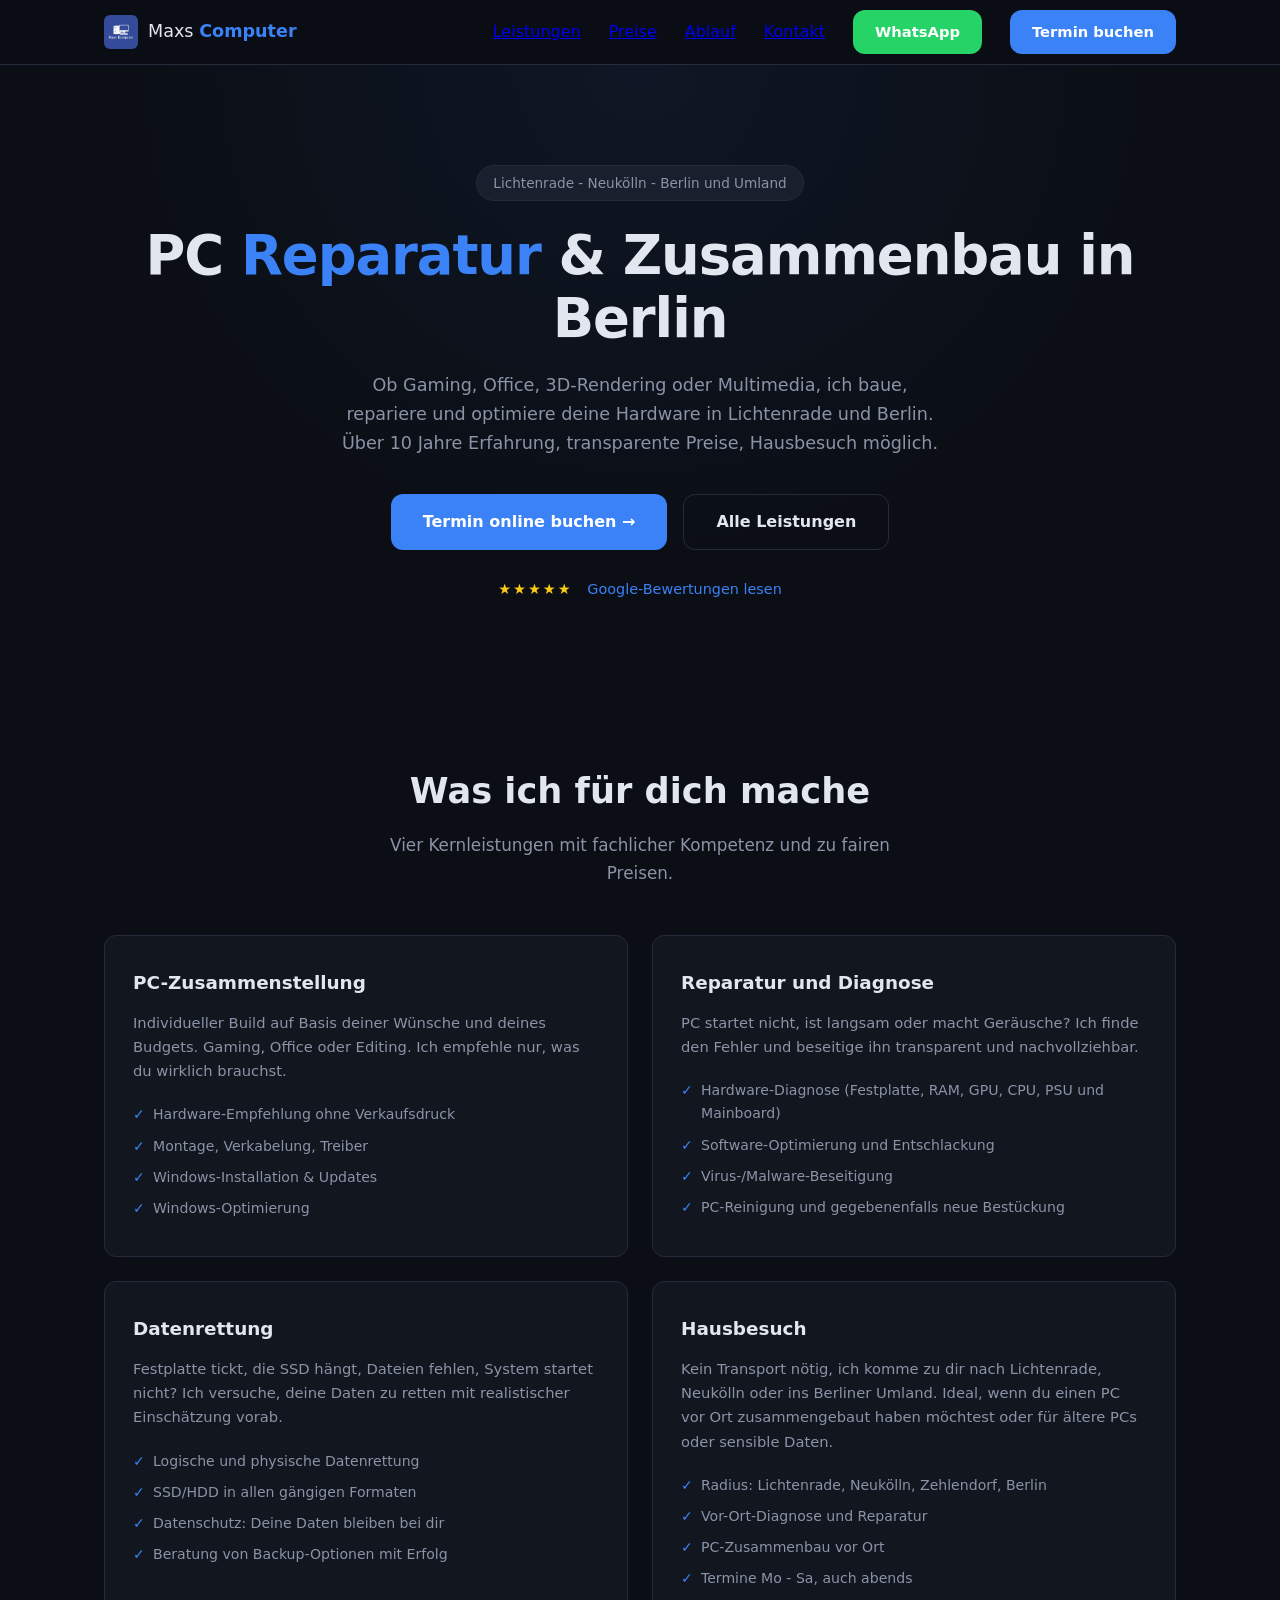
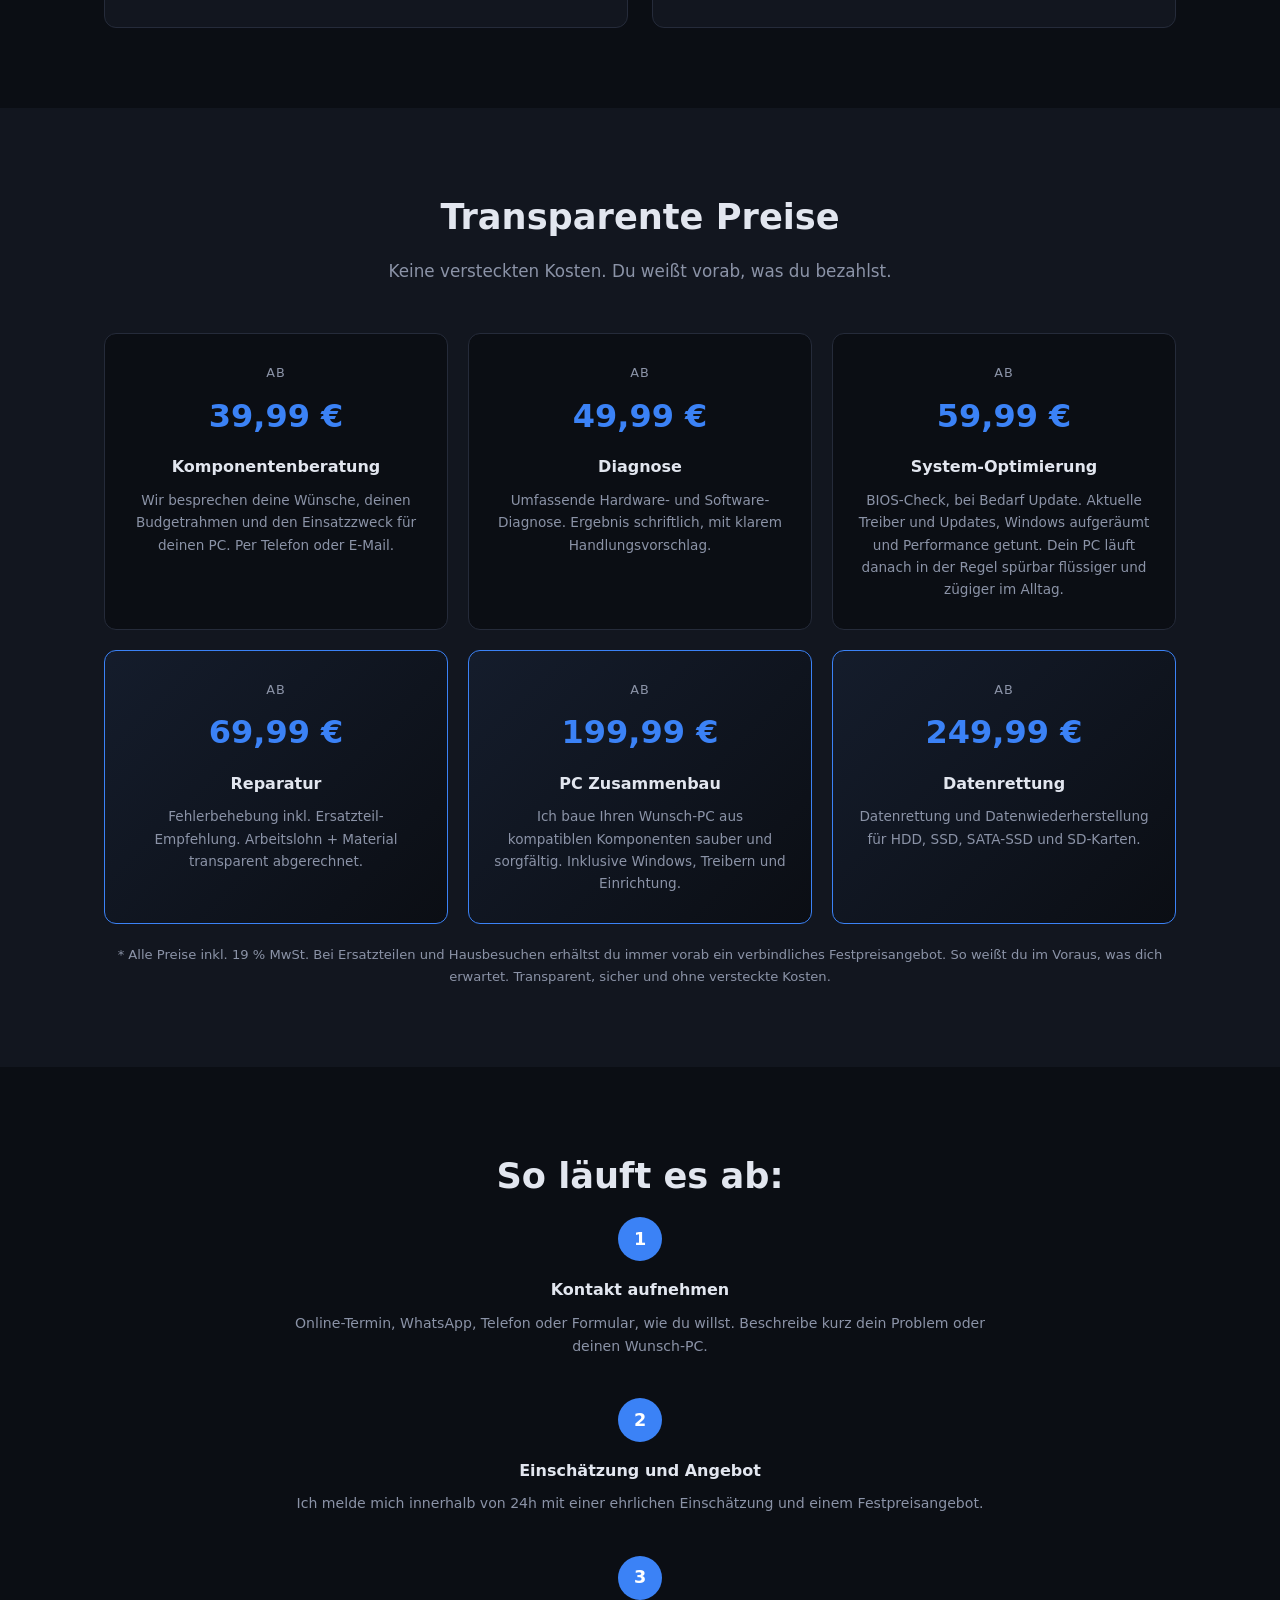
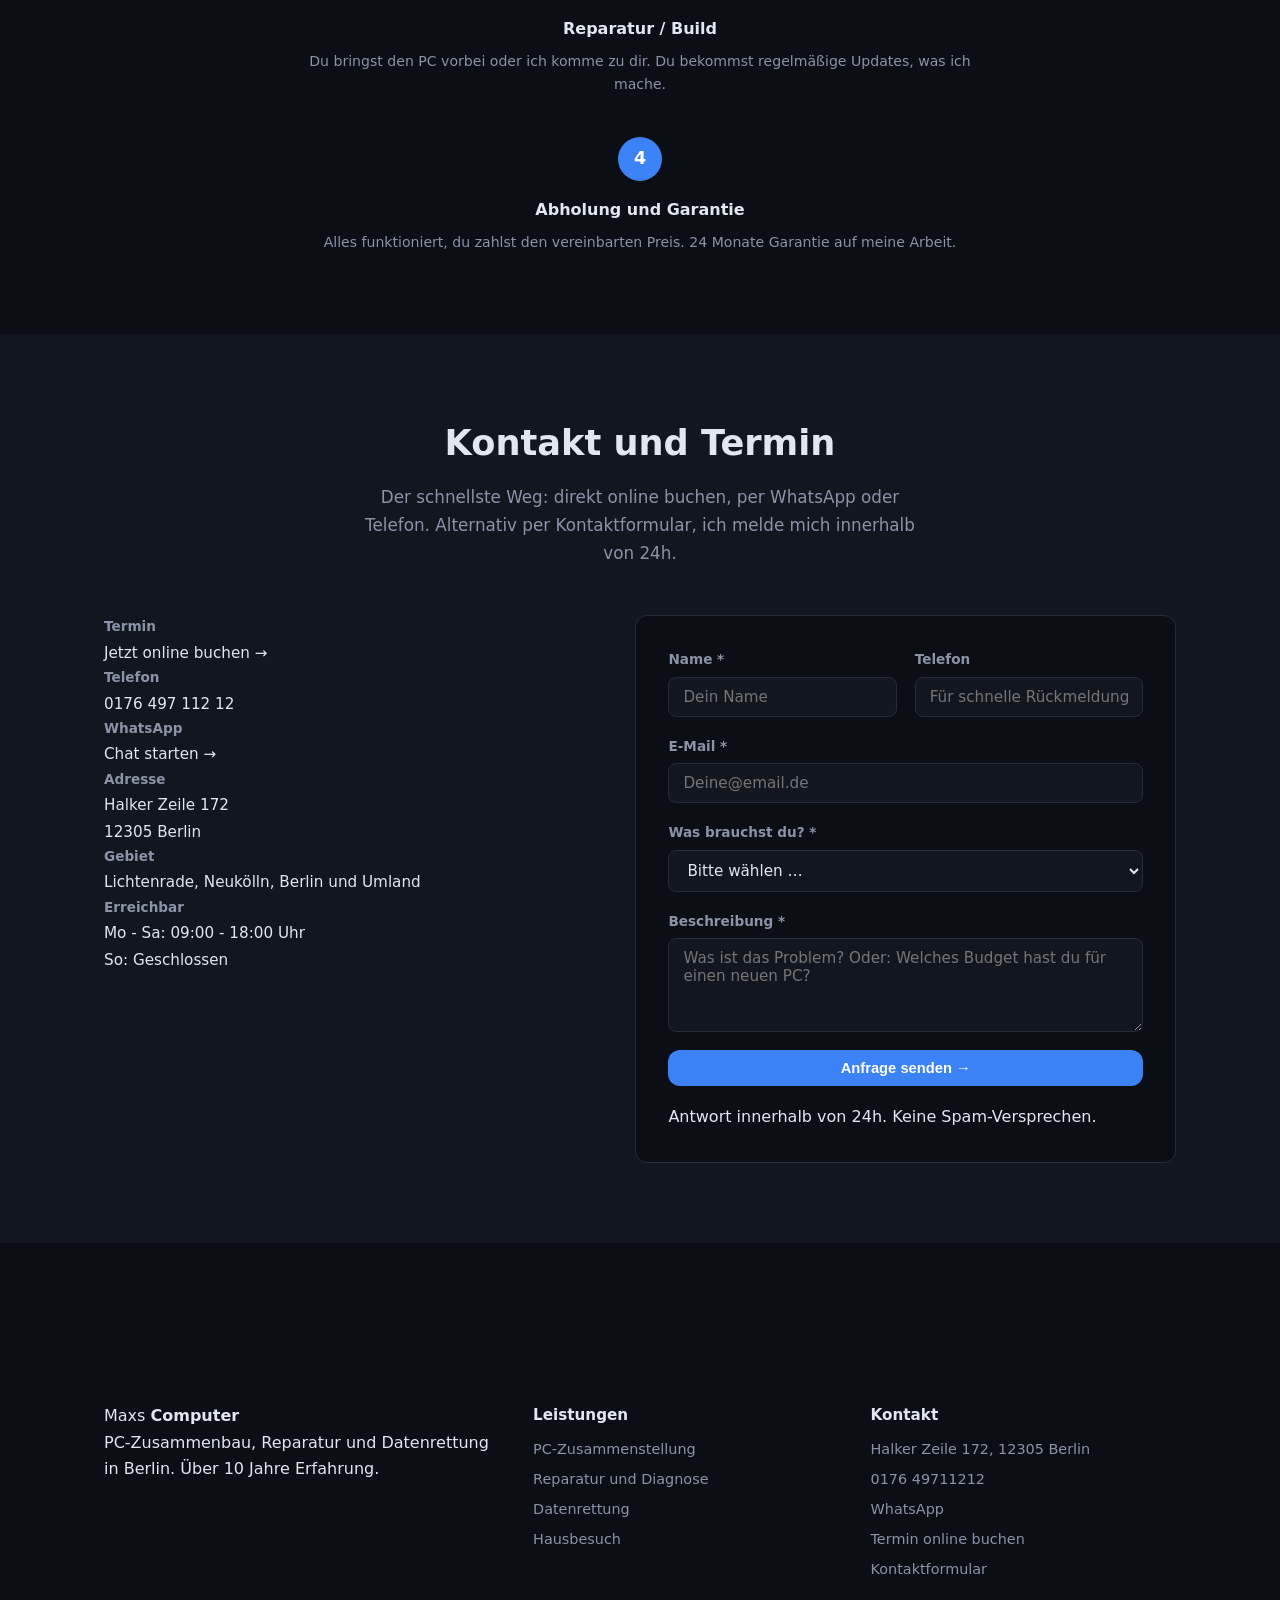
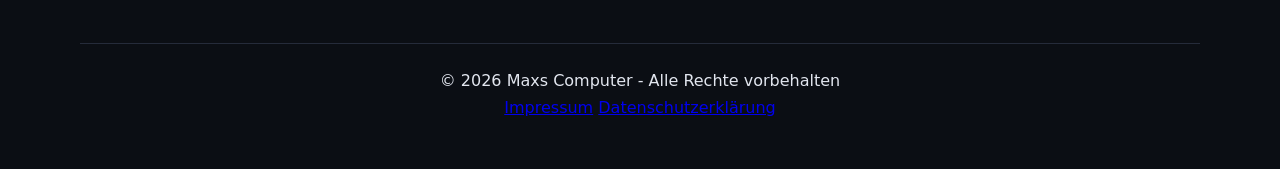
<file: index.html>
<!DOCTYPE html>
<html lang="de">
<head>
  <meta charset="UTF-8">
  <meta name="viewport" content="width=device-width, initial-scale=1.0">
  <title>PC Reparatur in Berlin & Lichtenrade | Maxs Computer – Zusammenbau & Datenrettung</title>
  <meta name="description" content="Individuelle PC-Zusammenstellung, Reparatur, Datenrettung und Hausbesuche in Lichtenrade, Neukölln und Berlin. Über 10 Jahre Erfahrung. Transparente Preise ab 39,99 €. Jetzt Termin online buchen.">
  <meta property="og:title" content="PC Reparatur in Berlin & Lichtenrade | Maxs Computer">
  <meta property="og:description" content="PC-Zusammenbau, Reparatur, Datenrettung und Hausbesuche in Berlin. Transparente Preise ab 39,99 €. Jetzt Termin online buchen.">
  <link rel="icon" type="image/svg+xml" href="/logo.svg">
  <link rel="icon" type="image/png" sizes="32x32" href="/favicon-32x32.png">
  <link rel="icon" type="image/png" sizes="16x16" href="/favicon-16x16.png">
  <link rel="shortcut icon" href="/favicon.ico">
  <link rel="apple-touch-icon" sizes="180x180" href="/apple-touch-icon.png">
  <meta property="og:image" content="https://maxscomputer.de/og-image.png">
  <link rel="canonical" href="https://maxscomputer.de/">
  <script type="application/ld+json">
  {
    "@context": "https://schema.org",
    "@type": "LocalBusiness",
    "name": "Maxs Computer",
    "description": "PC-Reparatur, Diagnose, Zusammenbau und Datenrettung in Berlin (Lichtenrade, Neukölln und Umland). Über 10 Jahre Erfahrung, transparente Festpreise, 24 Monate Garantie auf die Arbeit.",
    "url": "https://maxscomputer.de",
    "telephone": "+4917649711212",
    "areaServed": ["Lichtenrade", "Neukölln", "Berlin", "Brandenburg"],
    "address": {
      "@type": "PostalAddress",
      "streetAddress": "Halker Zeile 172",
      "addressLocality": "Berlin",
      "addressRegion": "Berlin",
      "postalCode": "12305",
      "addressCountry": "DE"
    },
    "openingHoursSpecification": [
      {
        "@type": "OpeningHoursSpecification",
        "dayOfWeek": ["Monday", "Tuesday", "Wednesday", "Thursday", "Friday", "Saturday"],
        "opens": "09:00",
        "closes": "18:00"
      }
    ],
    "priceRange": "39,99 € – 249,99 €",
    "sameAs": [
      "https://g.page/r/Cbt3UmE1-l8lEBM/review"
    ],
    "hasOfferCatalog": {
      "@type": "OfferCatalog",
      "name": "Leistungen",
      "itemListElement": [
        {
          "@type": "Offer",
          "name": "Komponentenberatung",
          "description": "Beratung zu deinem Wunsch-PC, per Telefon oder E-Mail.",
          "price": "39,99",
          "priceCurrency": "EUR"
        },
        {
          "@type": "Offer",
          "name": "Diagnose",
          "description": "Umfassende Hardware- und Software-Diagnose mit schriftlichem Ergebnis und klarem Handlungsvorschlag.",
          "price": "49,99",
          "priceCurrency": "EUR"
        },
        {
          "@type": "Offer",
          "name": "System-Optimierung",
          "description": "BIOS-Check, Treiber, Updates, Windows-Optimierung und Entschlackung.",
          "price": "59,99",
          "priceCurrency": "EUR"
        },
        {
          "@type": "Offer",
          "name": "Reparatur",
          "description": "Fehlerbehebung inkl. Ersatzteil-Empfehlung, Arbeitslohn und Material transparent abgerechnet.",
          "price": "69,99",
          "priceCurrency": "EUR"
        },
        {
          "@type": "Offer",
          "name": "PC-Zusammenbau",
          "description": "Wunsch-PC aus kompatiblen Komponenten, inkl. Windows, Treibern und Einrichtung.",
          "price": "199,99",
          "priceCurrency": "EUR"
        },
        {
          "@type": "Offer",
          "name": "Datenrettung",
          "description": "Datenrettung und Datenwiederherstellung für HDD, SSD, SATA-SSD und SD-Karten.",
          "price": "249,99",
          "priceCurrency": "EUR"
        }
      ]
    },
    "potentialAction": {
      "@type": "BookAction",
      "target": {
        "@type": "EntryPoint",
        "urlTemplate": "https://cal.com/maxscomputer",
        "actionPlatform": ["https://schema.org/DesktopWebPlatform", "https://schema.org/MobileWebPlatform"]
      }
    }
  }
  </script>

  <link rel="stylesheet" href="style.css">
</head>
<body>

  <header class="header">
    <div class="container header-inner">
<a href="#" class="logo">
  <img src="Firmenlogo.png" alt="Maxs Computer">
  <span>Maxs <strong>Computer</strong></span>
</a>
      <nav class="nav">
        <a href="#services">Leistungen</a>
        <a href="#preise">Preise</a>
        <a href="#prozess">Ablauf</a>
        <a href="#kontakt">Kontakt</a>
        <a href="https://wa.me/4917649711212?text=Hallo%20Max%2C%20ich%20brauche%20Hilfe%20mit%20meinem%20PC."
           target="_blank" rel="noopener" class="btn btn-whatsapp">WhatsApp</a>
        <a href="https://cal.com/maxscomputer" target="_blank" rel="noopener" class="btn btn-primary">Termin buchen</a>
      </nav>
      <button class="hamburger" id="hamburger" aria-label="Menü">
        <span></span><span></span><span></span>
      </button>
    </div>
  </header>

  <main>
    <section class="hero">
      <div class="container">
        <span class="badge">Lichtenrade - Neukölln - Berlin und Umland</span>
        <h1>PC <span class="highlight">Reparatur</span> &amp; Zusammenbau in Berlin</h1>
        <p class="hero-sub">
          Ob Gaming, Office, 3D-Rendering oder Multimedia,
          ich baue, repariere und optimiere deine Hardware in Lichtenrade und Berlin.
          Über 10 Jahre Erfahrung, transparente Preise, Hausbesuch möglich.
        </p>
        <div class="hero-actions">
          <a href="https://cal.com/maxscomputer" target="_blank" rel="noopener" class="btn btn-primary btn-lg">Termin online buchen →</a>
          <a href="#services" class="btn btn-ghost btn-lg">Alle Leistungen</a>
        </div>
        <p class="hero-reviews">
          <span class="stars" aria-hidden="true">★★★★★</span>
          <a href="https://g.page/r/Cbt3UmE1-l8lEBM/review" target="_blank" rel="noopener">Google-Bewertungen lesen</a>
        </p>
      </div>
    </section>

    <section id="services" class="section">
      <div class="container">
        <h2 class="section-title">Was ich für dich mache</h2>
        <p class="section-sub">Vier Kernleistungen mit fachlicher Kompetenz und zu fairen Preisen.</p>
        <div class="cards">

          <div class="card">
            <h3>PC-Zusammenstellung</h3>
            <p>Individueller Build auf Basis deiner Wünsche und deines Budgets. Gaming, Office oder Editing. Ich empfehle nur, was du wirklich brauchst.</p>
            <ul class="card-list">
              <li>Hardware-Empfehlung ohne Verkaufsdruck</li>
              <li>Montage, Verkabelung, Treiber</li>
              <li>Windows-Installation & Updates</li>
              <li>Windows-Optimierung</li>
            </ul>
          </div>

          <div class="card">
            <h3>Reparatur und Diagnose</h3>
            <p>PC startet nicht, ist langsam oder macht Geräusche? Ich finde den Fehler und beseitige ihn transparent und nachvollziehbar.</p>
            <ul class="card-list">
              <li>Hardware-Diagnose (Festplatte, RAM, GPU, CPU, PSU und Mainboard)</li>
              <li>Software-Optimierung und Entschlackung</li>
              <li>Virus-/Malware-Beseitigung</li>
              <li>PC-Reinigung und gegebenenfalls neue Bestückung</li>
            </ul>
          </div>

          <div class="card">
            <h3>Datenrettung</h3>
            <p>Festplatte tickt, die SSD hängt, Dateien fehlen, System startet nicht? Ich versuche, deine Daten zu retten mit realistischer Einschätzung vorab.</p>
            <ul class="card-list">
              <li>Logische und physische Datenrettung</li>
              <li>SSD/HDD in allen gängigen Formaten</li>
              <li>Datenschutz: Deine Daten bleiben bei dir</li>
              <li>Beratung von Backup-Optionen mit Erfolg</li>
            </ul>
          </div>

          <div class="card">
            <h3>Hausbesuch</h3>
            <p>Kein Transport nötig, ich komme zu dir nach Lichtenrade, Neukölln oder ins Berliner Umland. Ideal, wenn du einen PC vor Ort zusammengebaut haben möchtest oder für ältere PCs oder sensible Daten.</p>
            <ul class="card-list">
              <li>Radius: Lichtenrade, Neukölln, Zehlendorf, Berlin</li>
              <li>Vor-Ort-Diagnose und Reparatur</li>
              <li>PC-Zusammenbau vor Ort</li>
              <li>Termine Mo - Sa, auch abends</li>
            </ul>
          </div>

        </div>
      </div>
    </section>

    <section id="preise" class="section section-alt">
      <div class="container">
        <h2 class="section-title">Transparente Preise</h2>
        <p class="section-sub">Keine versteckten Kosten. Du weißt vorab, was du bezahlst.</p>
        <div class="price-grid">

          <div class="price-card">
            <span class="price-tag">ab</span>
            <span class="price-amount">39,99&nbsp;€</span>
            <h4>Komponentenberatung</h4>
            <p>Wir besprechen deine Wünsche, deinen Budgetrahmen und den Einsatzzweck für deinen PC. Per Telefon oder E-Mail.</p>
          </div>

          <div class="price-card">
            <span class="price-tag">ab</span>
            <span class="price-amount">49,99&nbsp;€</span>
            <h4>Diagnose</h4>
            <p>Umfassende Hardware- und Software-Diagnose. Ergebnis schriftlich, mit klarem Handlungsvorschlag.</p>
          </div>

          <div class="price-card">
            <span class="price-tag">ab</span>
            <span class="price-amount">59,99&nbsp;€</span>
            <h4>System-Optimierung</h4>
            <p>BIOS-Check, bei Bedarf Update. Aktuelle Treiber und Updates, Windows aufgeräumt und Performance getunt. Dein PC läuft danach in der Regel spürbar flüssiger und zügiger im Alltag.</p>
          </div>

          <div class="price-card price-featured">
            <span class="price-tag">ab</span>
            <span class="price-amount">69,99&nbsp;€</span>
            <h4>Reparatur</h4>
            <p>Fehlerbehebung inkl. Ersatzteil-Empfehlung. Arbeitslohn + Material transparent abgerechnet.</p>
          </div>

          <div class="price-card price-featured">
            <span class="price-tag">ab</span>
            <span class="price-amount">199,99&nbsp;€</span>
            <h4>PC Zusammenbau</h4>
            <p>Ich baue Ihren Wunsch-PC aus kompatiblen Komponenten sauber und sorgfältig. Inklusive Windows, Treibern und Einrichtung. </p>
          </div>

          <div class="price-card price-featured">
            <span class="price-tag">ab</span>
            <span class="price-amount">249,99&nbsp;€</span>
            <h4>Datenrettung</h4>
            <p>Datenrettung und Datenwiederherstellung für HDD, SSD, SATA-SSD und SD-Karten.</p>
          </div>

        </div>
        <p class="price-note">* Alle Preise inkl. 19 % MwSt. Bei Ersatzteilen und Hausbesuchen erhältst du immer vorab ein verbindliches Festpreisangebot. So weißt du im Voraus, was dich erwartet. Transparent, sicher und ohne versteckte Kosten.</p>
      </div>
    </section>

    <section id="prozess" class="section">
      <div class="container">
        <h2 class="section-title">So läuft es ab:</h2>
        <div class="steps">
          <div class="step">
            <span class="step-num">1</span>
            <h4>Kontakt aufnehmen</h4>
            <p>Online-Termin, WhatsApp, Telefon oder Formular, wie du willst. Beschreibe kurz dein Problem oder deinen Wunsch-PC.</p>
          </div>
          <div class="step">
            <span class="step-num">2</span>
            <h4>Einschätzung und Angebot</h4>
            <p>Ich melde mich innerhalb von 24h mit einer ehrlichen Einschätzung und einem Festpreisangebot.</p>
          </div>
          <div class="step">
            <span class="step-num">3</span>
            <h4>Reparatur / Build</h4>
            <p>Du bringst den PC vorbei oder ich komme zu dir. Du bekommst regelmäßige Updates, was ich mache.</p>
          </div>
          <div class="step">
            <span class="step-num">4</span>
            <h4>Abholung und Garantie</h4>
            <p>Alles funktioniert, du zahlst den vereinbarten Preis. 24 Monate Garantie auf meine Arbeit.</p>
          </div>
        </div>
      </div>
    </section>

    <section id="kontakt" class="section section-alt">
      <div class="container">
        <h2 class="section-title">Kontakt und Termin</h2>
        <p class="section-sub">Der schnellste Weg: direkt online buchen, per WhatsApp oder Telefon. Alternativ per Kontaktformular, ich melde mich innerhalb von 24h.</p>

        <div class="contact-grid">
          <div class="contact-info">
            <div class="contact-item">
              <div>
                <strong>Termin</strong>
                <a href="https://cal.com/maxscomputer" target="_blank" rel="noopener">Jetzt online buchen →</a>
              </div>
            </div>
            <div class="contact-item">
              <div>
                <strong>Telefon</strong>
                <a href="tel:+4917649711212">0176 497 112 12</a>
              </div>
            </div>
            <div class="contact-item">
              <div>
                <strong>WhatsApp</strong>
                <a href="https://wa.me/4917649711212?text=Hallo%20Max%2C%20ich%20brauche%20Hilfe%20mit%20meinem%20PC." target="_blank" rel="noopener">Chat starten →</a>
              </div>
            </div>
            <div class="contact-item">
              <div>
                <strong>Adresse</strong>
                <span>Halker Zeile 172<br>12305 Berlin</span>
              </div>
            </div>
            <div class="contact-item">
              <div>
                <strong>Gebiet</strong>
                <span>Lichtenrade, Neukölln, Berlin und Umland</span>
              </div>
            </div>
            <div class="contact-item">
              <div>
                <strong>Erreichbar</strong>
                <span>Mo - Sa: 09:00 - 18:00 Uhr</span><br>
                <span>So: Geschlossen</span>
              </div>
            </div>
          </div>

          <form action="https://formspree.io/f/xkjnpljg" method="POST" class="contact-form">
            <div class="form-row">
              <div class="form-group">
                <label for="name">Name *</label>
                <input type="text" id="name" name="name" required placeholder="Dein Name">
              </div>
              <div class="form-group">
                <label for="phone">Telefon</label>
                <input type="tel" id="phone" name="phone" placeholder="Für schnelle Rückmeldung">
              </div>
            </div>
            <div class="form-group">
              <label for="email">E-Mail *</label>
              <input type="email" id="email" name="email" required placeholder="Deine@email.de">
            </div>
            <div class="form-group">
              <label for="service">Was brauchst du? *</label>
              <select id="service" name="service" required>
                <option value="" disabled selected>Bitte wählen …</option>
                <option value="zusammenstellung">PC-Zusammenstellung</option>
                <option value="reparatur">Reparatur / Diagnose</option>
                <option value="datenrettung">Datenrettung</option>
                <option value="hausbesuch">Hausbesuch</option>
                <option value="sonstiges">Sonstiges / bin mir noch nicht sicher</option>
              </select>
            </div>
            <div class="form-group">
              <label for="message">Beschreibung *</label>
              <textarea id="message" name="message" rows="4" required
                placeholder="Was ist das Problem? Oder: Welches Budget hast du für einen neuen PC?"></textarea>
            </div>
            <button type="submit" class="btn btn-primary btn-full">Anfrage senden →</button>
            <p class="form-hint">Antwort innerhalb von 24h. Keine Spam-Versprechen.</p>
          </form>
        </div>
      </div>
    </section>
  </main>

  <footer class="footer">
    <div class="container footer-inner">
      <div>
        <p class="footer-logo">Maxs <strong>Computer</strong></p>
        <p class="footer-text">PC-Zusammenbau, Reparatur und Datenrettung in Berlin. Über 10 Jahre Erfahrung.</p>
      </div>

      <div>
        <p class="footer-heading">Leistungen</p>
        <a href="#services" class="footer-link">PC-Zusammenstellung</a>
        <a href="#services" class="footer-link">Reparatur und Diagnose</a>
        <a href="#services" class="footer-link">Datenrettung</a>
        <a href="#services" class="footer-link">Hausbesuch</a>
      </div>

      <div>
        <p class="footer-heading">Kontakt</p>
        <span class="footer-link">Halker Zeile 172, 12305 Berlin</span>
        <a href="tel:+4917649711212" class="footer-link">0176 49711212</a>
        <a href="https://wa.me/4917649711212" target="_blank" rel="noopener" class="footer-link">WhatsApp</a>
        <a href="https://cal.com/maxscomputer" target="_blank" rel="noopener" class="footer-link">Termin online buchen</a>
        <a href="#kontakt" class="footer-link">Kontaktformular</a>
      </div>
    </div>

    <div class="container footer-bottom">
      <p class="copyright">© 2026 Maxs Computer - Alle Rechte vorbehalten</p>
      <nav class="legal-links" aria-label="Rechtliches">
        <a href="impressum.html" class="legal-link">Impressum</a>
        <a href="datenschutzerklärung.html" class="legal-link">Datenschutzerklärung</a>
      </nav>
    </div>
  </footer>

  <script>
    const hamburger = document.getElementById('hamburger');
    const nav = document.querySelector('.nav');
    hamburger.addEventListener('click', () => {
      nav.classList.toggle('open');
      hamburger.classList.toggle('active');
    });
    document.querySelectorAll('.nav a').forEach(link => {
      link.addEventListener('click', () => {
        nav.classList.remove('open');
        hamburger.classList.remove('active');
      });
    });
  </script>
</body>
</html>
</file>
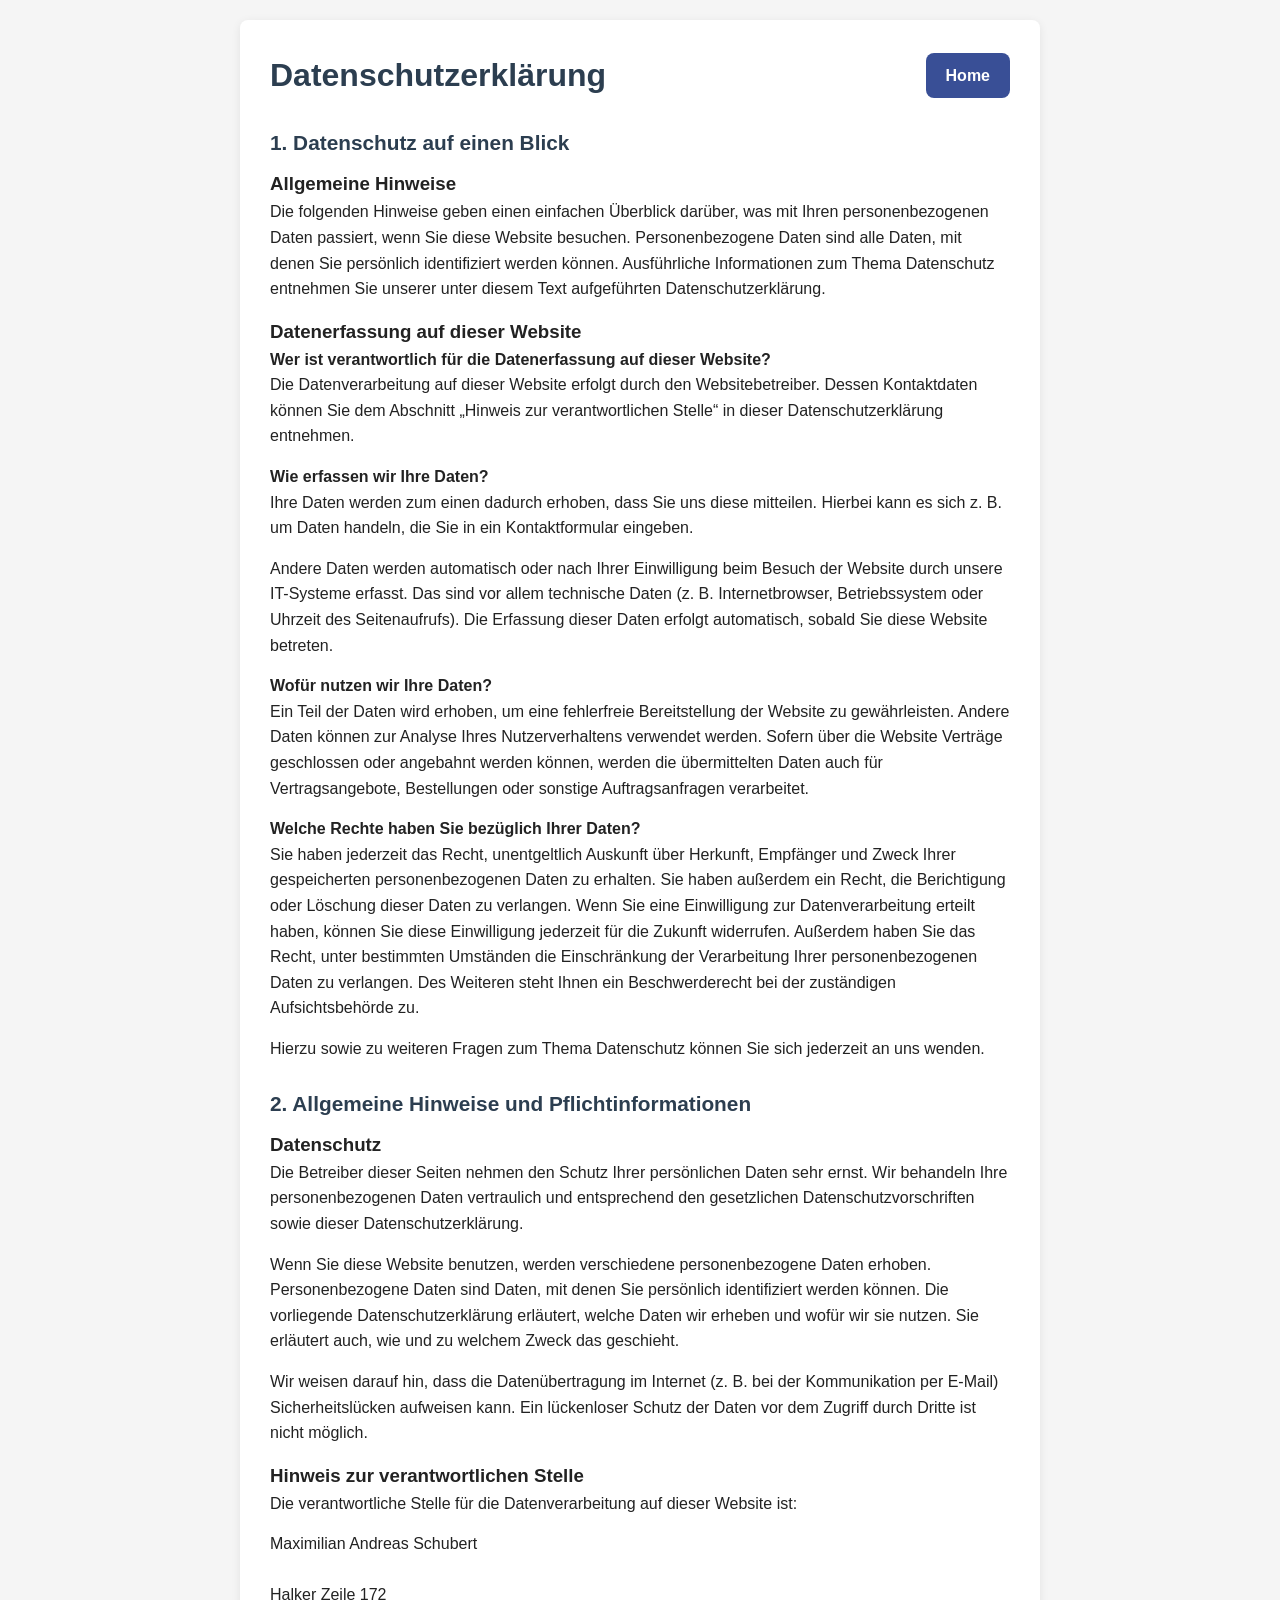
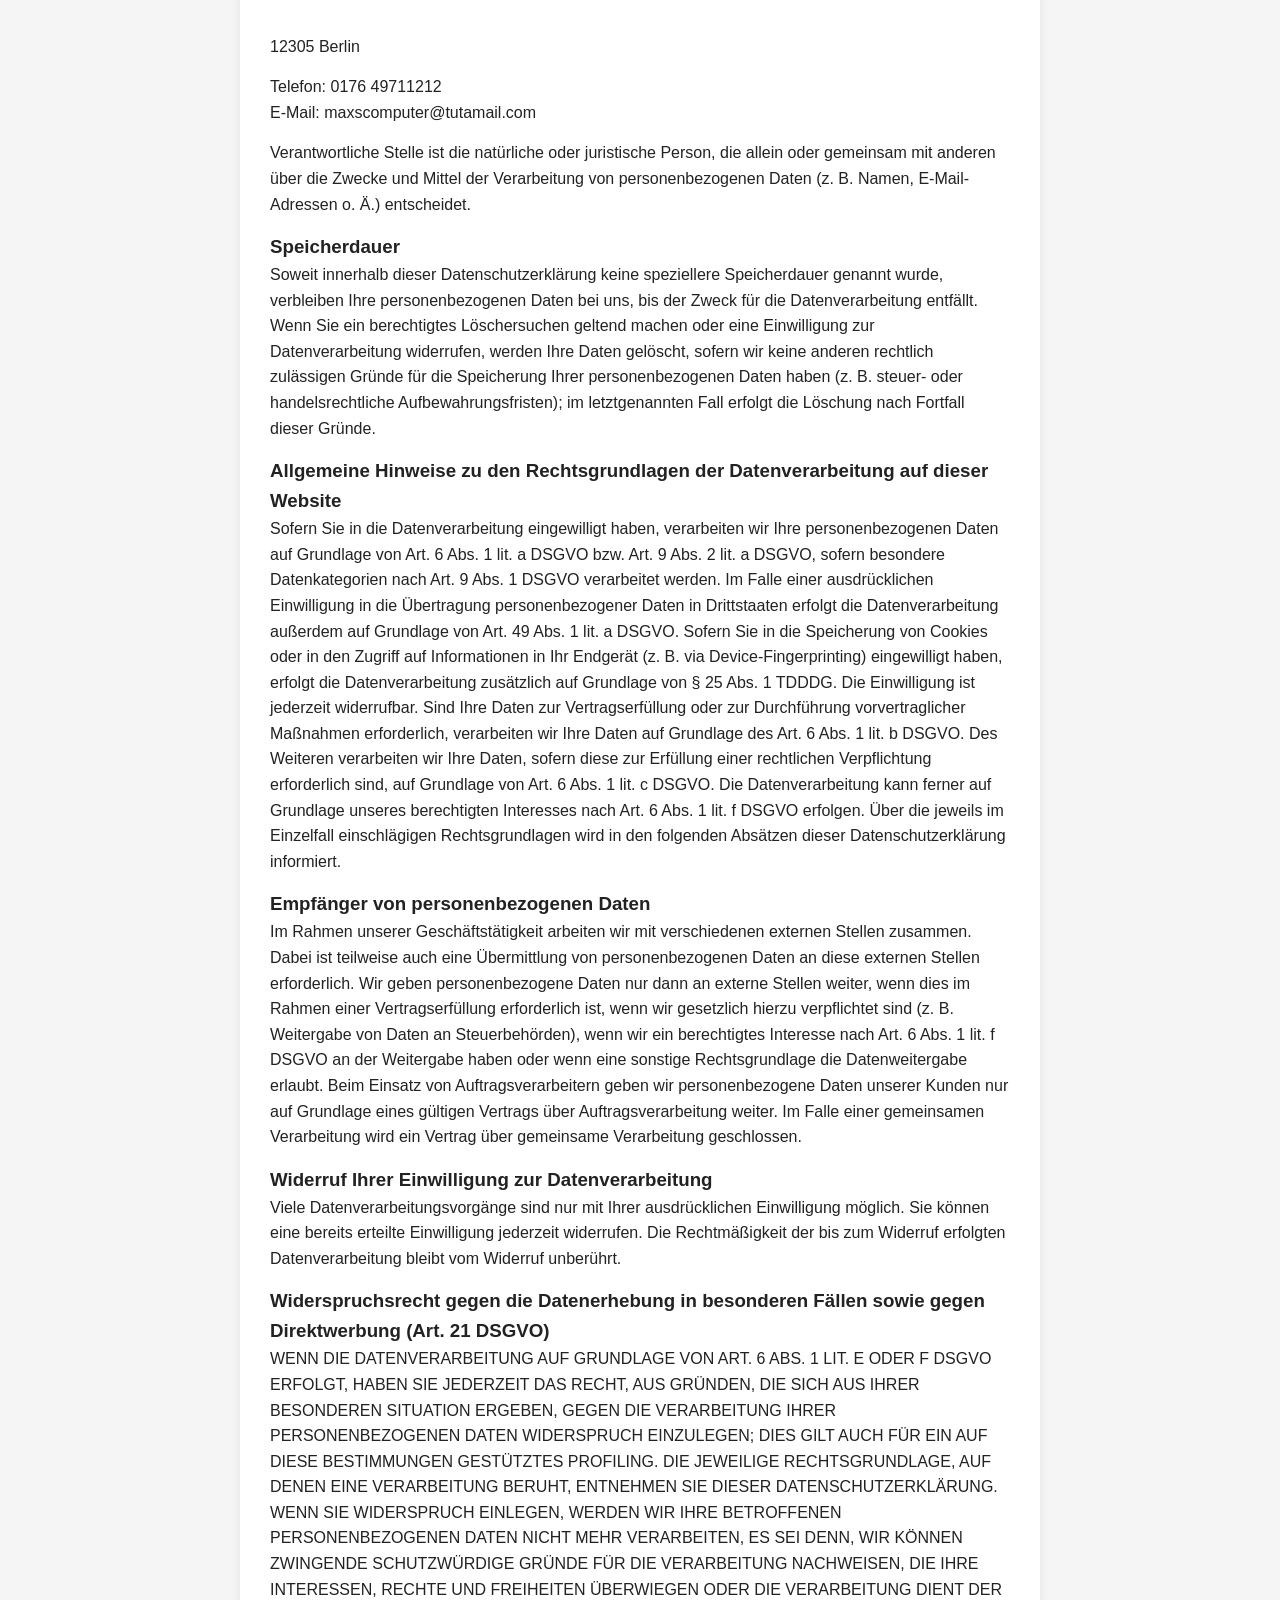
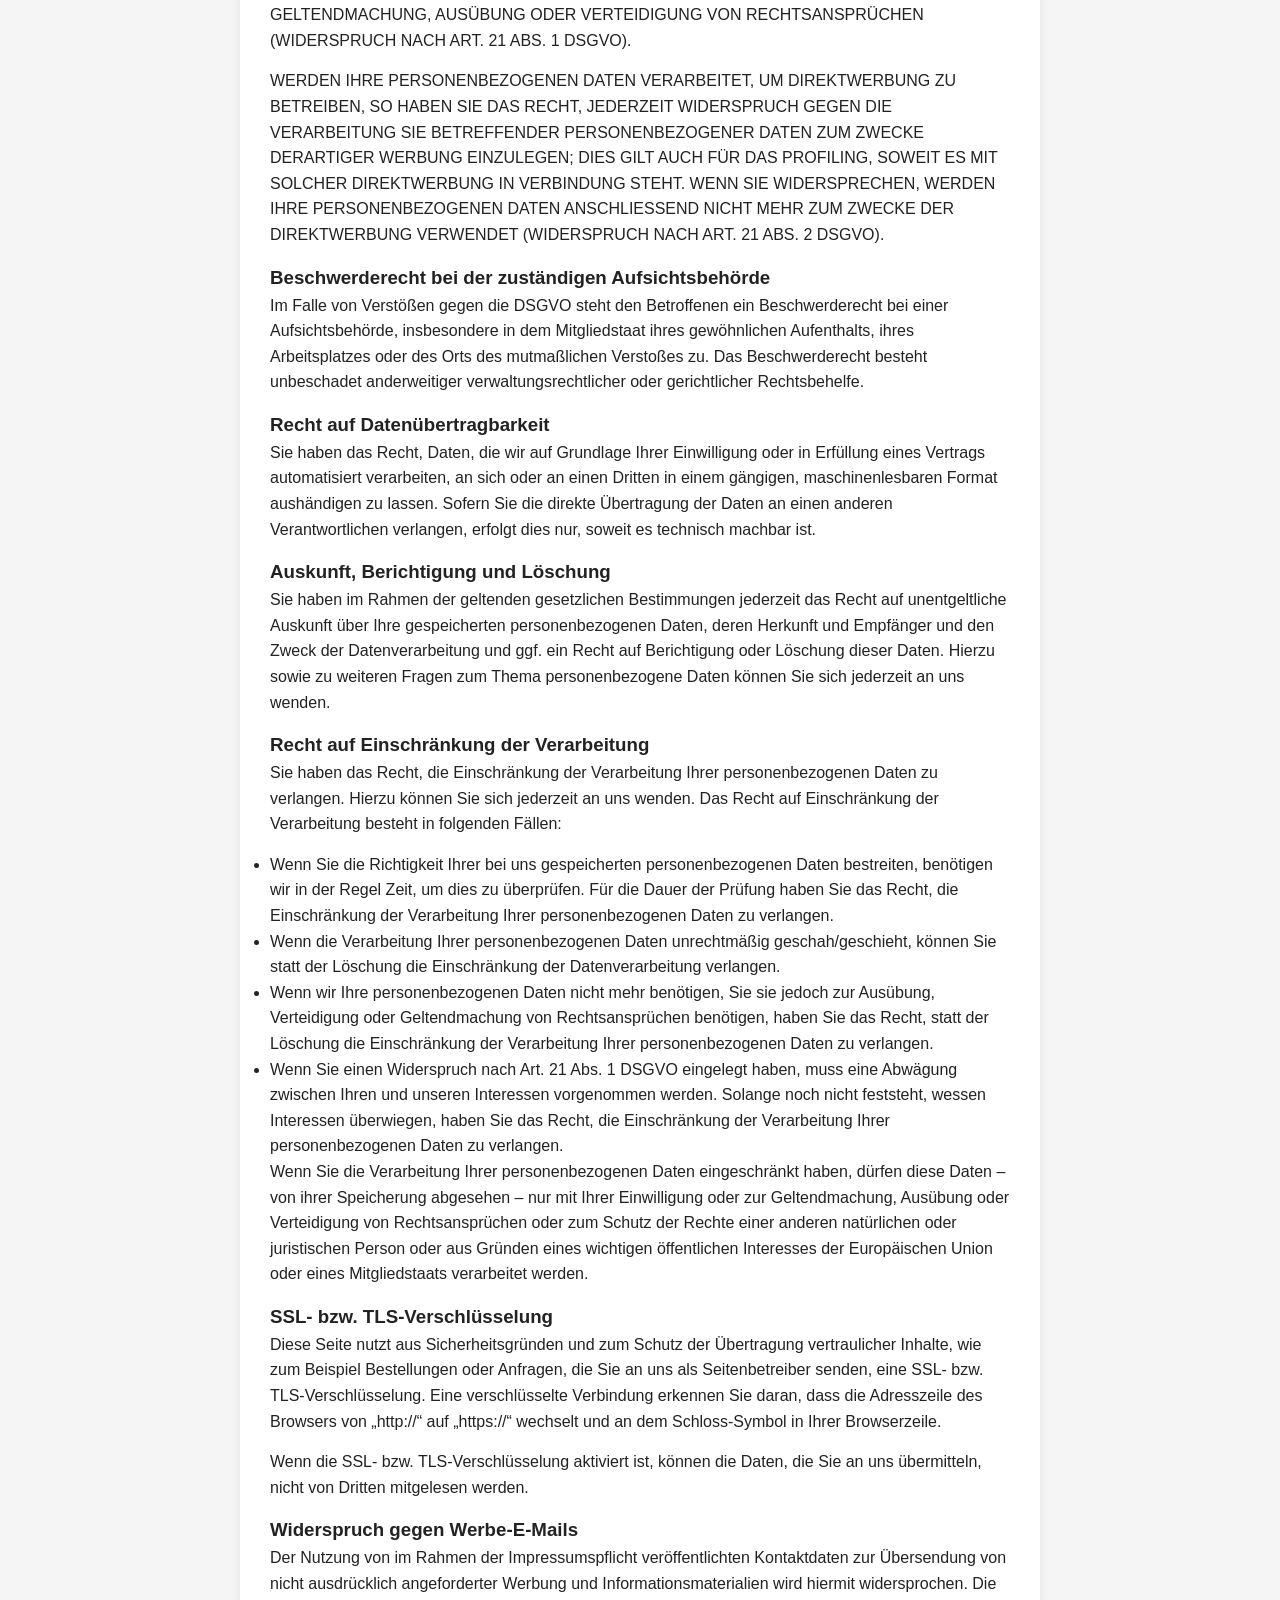
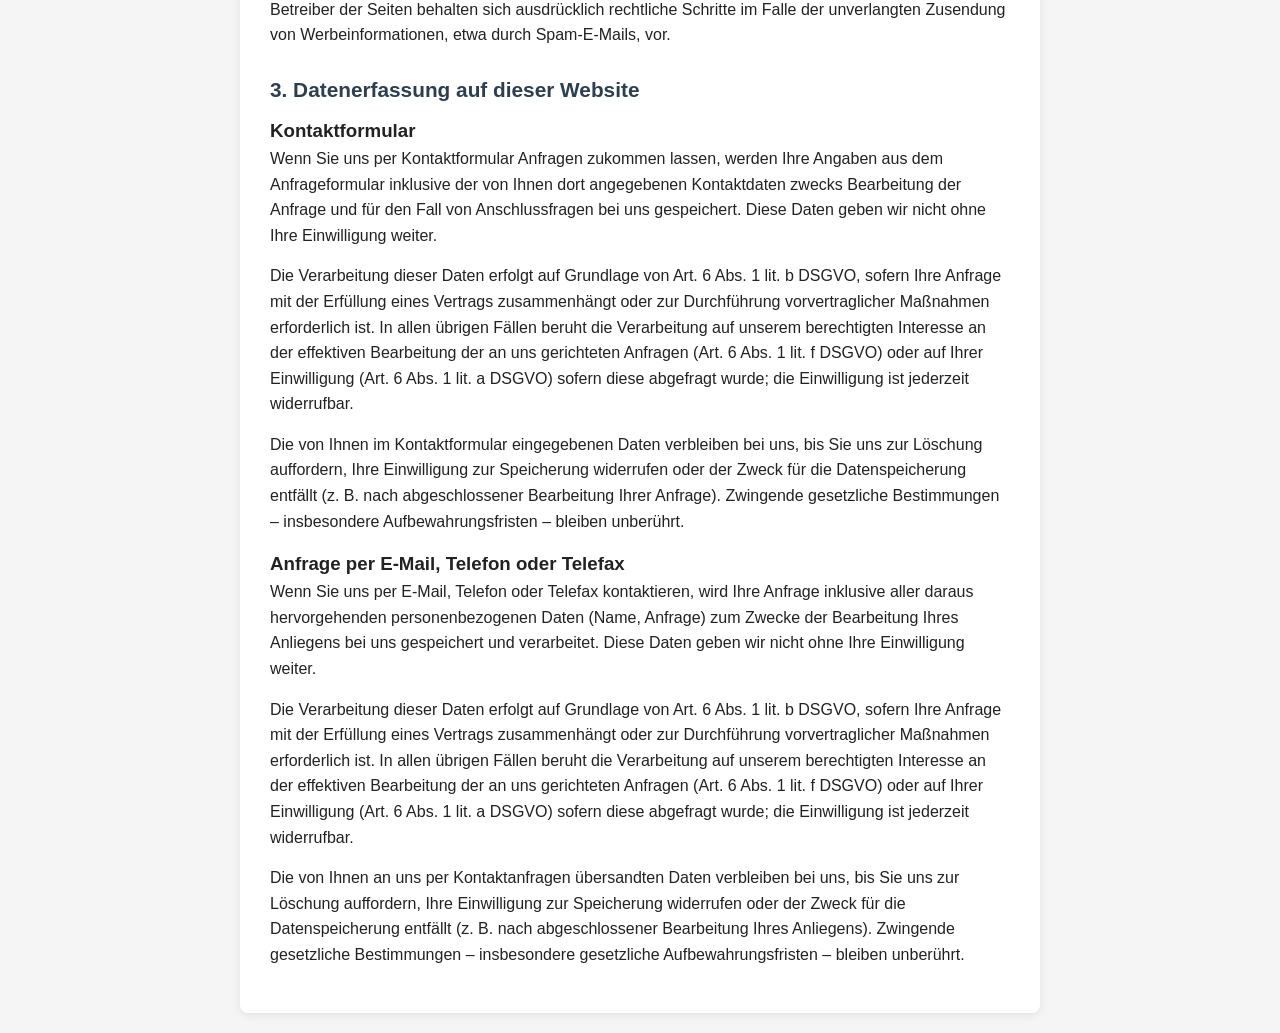
<file: datenschutzerklärung.html>
<!DOCTYPE html>
<html lang="de">
<head>
  <meta charset="UTF-8" />
  <meta name="viewport" content="width=device-width, initial-scale=1.0" />
  <title>Datenschutzerklärung</title>
  <link rel="stylesheet" href="datenschutzerklärung.css" />
</head>
<body>
  <div class="container">
    <header class="page-header">
      <h1>Datenschutz&shy;erkl&auml;rung</h1>
      <a href="index.html" class="home-button">Home</a>
    </header>

    <main>
<h2>1. Datenschutz auf einen Blick</h2>
<h3>Allgemeine Hinweise</h3> <p>Die folgenden Hinweise geben einen einfachen &Uuml;berblick dar&uuml;ber,
was mit Ihren personenbezogenen Daten passiert, wenn Sie diese Website besuchen. Personenbezogene Daten sind
alle Daten, mit denen Sie pers&ouml;nlich identifiziert werden k&ouml;nnen. Ausf&uuml;hrliche Informationen zum
Thema Datenschutz entnehmen Sie unserer unter diesem Text aufgef&uuml;hrten
Datenschutzerkl&auml;rung.</p>
<h3>Datenerfassung auf dieser Website</h3> <h4>Wer ist verantwortlich f&uuml;r die Datenerfassung auf dieser
Website?</h4> <p>Die Datenverarbeitung auf dieser Website erfolgt durch den Websitebetreiber. Dessen
Kontaktdaten k&ouml;nnen Sie dem Abschnitt &bdquo;Hinweis zur verantwortlichen Stelle&ldquo; in dieser
Datenschutzerkl&auml;rung entnehmen.</p> <h4>Wie erfassen wir Ihre Daten?</h4> <p>Ihre Daten werden zum
einen dadurch erhoben, dass Sie uns diese mitteilen. Hierbei kann es sich z.&nbsp;B. um Daten handeln, die Sie in ein
Kontaktformular eingeben.</p> <p>Andere Daten werden automatisch oder nach Ihrer Einwilligung beim Besuch
der Website durch unsere IT-Systeme erfasst. Das sind vor allem technische Daten (z.&nbsp;B. Internetbrowser,
Betriebssystem oder Uhrzeit des Seitenaufrufs). Die Erfassung dieser Daten erfolgt automatisch, sobald Sie diese
Website betreten.</p> <h4>Wof&uuml;r nutzen wir Ihre Daten?</h4> <p>Ein Teil der Daten wird erhoben, um eine
fehlerfreie Bereitstellung der Website zu gew&auml;hrleisten. Andere Daten k&ouml;nnen zur Analyse Ihres
Nutzerverhaltens verwendet werden. Sofern &uuml;ber die Website Vertr&auml;ge geschlossen oder angebahnt
werden k&ouml;nnen, werden die &uuml;bermittelten Daten auch f&uuml;r Vertragsangebote, Bestellungen oder
sonstige Auftragsanfragen verarbeitet.</p> <h4>Welche Rechte haben Sie bez&uuml;glich Ihrer Daten?</h4>
<p>Sie haben jederzeit das Recht, unentgeltlich Auskunft &uuml;ber Herkunft, Empf&auml;nger und Zweck Ihrer
gespeicherten personenbezogenen Daten zu erhalten. Sie haben au&szlig;erdem ein Recht, die Berichtigung oder
L&ouml;schung dieser Daten zu verlangen. Wenn Sie eine Einwilligung zur Datenverarbeitung erteilt haben,
k&ouml;nnen Sie diese Einwilligung jederzeit f&uuml;r die Zukunft widerrufen. Au&szlig;erdem haben Sie das Recht,
unter bestimmten Umst&auml;nden die Einschr&auml;nkung der Verarbeitung Ihrer personenbezogenen Daten zu
verlangen. Des Weiteren steht Ihnen ein Beschwerderecht bei der zust&auml;ndigen Aufsichtsbeh&ouml;rde
zu.</p> <p>Hierzu sowie zu weiteren Fragen zum Thema Datenschutz k&ouml;nnen Sie sich jederzeit an uns
wenden.</p>
<h2>2. Allgemeine Hinweise und Pflicht&shy;informationen</h2>
<h3>Datenschutz</h3> <p>Die Betreiber dieser Seiten nehmen den Schutz Ihrer pers&ouml;nlichen Daten sehr
ernst. Wir behandeln Ihre personenbezogenen Daten vertraulich und entsprechend den gesetzlichen
Datenschutzvorschriften sowie dieser Datenschutzerkl&auml;rung.</p> <p>Wenn Sie diese Website benutzen,
werden verschiedene personenbezogene Daten erhoben. Personenbezogene Daten sind Daten, mit denen Sie
pers&ouml;nlich identifiziert werden k&ouml;nnen. Die vorliegende Datenschutzerkl&auml;rung erl&auml;utert,
welche Daten wir erheben und wof&uuml;r wir sie nutzen. Sie erl&auml;utert auch, wie und zu welchem Zweck das
geschieht.</p> <p>Wir weisen darauf hin, dass die Daten&uuml;bertragung im Internet (z.&nbsp;B. bei der
Kommunikation per E-Mail) Sicherheitsl&uuml;cken aufweisen kann. Ein l&uuml;ckenloser Schutz der Daten vor
dem Zugriff durch Dritte ist nicht m&ouml;glich.</p>
<h3>Hinweis zur verantwortlichen Stelle</h3> <p>Die verantwortliche Stelle f&uuml;r die Datenverarbeitung auf
dieser Website ist:</p> <p>Maximilian Andreas Schubert<br />
<br />
Halker Zeile 172<br />
<br />
12305 Berlin</p>
<p>Telefon: 0176 49711212<br />
E-Mail: maxscomputer@tutamail.com</p>
 <p>Verantwortliche Stelle ist die nat&uuml;rliche oder juristische Person, die allein oder gemeinsam mit anderen
&uuml;ber die Zwecke und Mittel der Verarbeitung von personenbezogenen Daten (z.&nbsp;B. Namen, E-Mail-
Adressen o. &Auml;.) entscheidet.</p>
<h3>Speicherdauer</h3> <p>Soweit innerhalb dieser Datenschutzerkl&auml;rung keine speziellere Speicherdauer
genannt wurde, verbleiben Ihre personenbezogenen Daten bei uns, bis der Zweck f&uuml;r die Datenverarbeitung
entf&auml;llt. Wenn Sie ein berechtigtes L&ouml;schersuchen geltend machen oder eine Einwilligung zur
Datenverarbeitung widerrufen, werden Ihre Daten gel&ouml;scht, sofern wir keine anderen rechtlich
zul&auml;ssigen Gr&uuml;nde f&uuml;r die Speicherung Ihrer personenbezogenen Daten haben (z.&nbsp;B. steuer-
oder handelsrechtliche Aufbewahrungsfristen); im letztgenannten Fall erfolgt die L&ouml;schung nach Fortfall
dieser Gr&uuml;nde.</p>
<h3>Allgemeine Hinweise zu den Rechtsgrundlagen der Datenverarbeitung auf dieser Website</h3> <p>Sofern Sie
in die Datenverarbeitung eingewilligt haben, verarbeiten wir Ihre personenbezogenen Daten auf Grundlage von Art.
6 Abs. 1 lit. a DSGVO bzw. Art. 9 Abs. 2 lit. a DSGVO, sofern besondere Datenkategorien nach Art. 9 Abs. 1 DSGVO
verarbeitet werden. Im Falle einer ausdr&uuml;cklichen Einwilligung in die &Uuml;bertragung personenbezogener
Daten in Drittstaaten erfolgt die Datenverarbeitung au&szlig;erdem auf Grundlage von Art. 49 Abs. 1 lit. a DSGVO.
Sofern Sie in die Speicherung von Cookies oder in den Zugriff auf Informationen in Ihr Endger&auml;t (z.&nbsp;B. via
Device-Fingerprinting) eingewilligt haben, erfolgt die Datenverarbeitung zus&auml;tzlich auf Grundlage von &sect;
25 Abs. 1 TDDDG. Die Einwilligung ist jederzeit widerrufbar. Sind Ihre Daten zur Vertragserf&uuml;llung oder zur
Durchf&uuml;hrung vorvertraglicher Ma&szlig;nahmen erforderlich, verarbeiten wir Ihre Daten auf Grundlage des
Art. 6 Abs. 1 lit. b DSGVO. Des Weiteren verarbeiten wir Ihre Daten, sofern diese zur Erf&uuml;llung einer
rechtlichen Verpflichtung erforderlich sind, auf Grundlage von Art. 6 Abs. 1 lit. c DSGVO. Die Datenverarbeitung
kann ferner auf Grundlage unseres berechtigten Interesses nach Art. 6 Abs. 1 lit. f DSGVO erfolgen. &Uuml;ber die
jeweils im Einzelfall einschl&auml;gigen Rechtsgrundlagen wird in den folgenden Abs&auml;tzen dieser
Datenschutzerkl&auml;rung informiert.</p>
<h3>Empf&auml;nger von personenbezogenen Daten</h3> <p>Im Rahmen unserer Gesch&auml;ftst&auml;tigkeit
arbeiten wir mit verschiedenen externen Stellen zusammen. Dabei ist teilweise auch eine &Uuml;bermittlung von
personenbezogenen Daten an diese externen Stellen erforderlich. Wir geben personenbezogene Daten nur dann an
externe Stellen weiter, wenn dies im Rahmen einer Vertragserf&uuml;llung erforderlich ist, wenn wir gesetzlich
hierzu verpflichtet sind (z.&nbsp;B. Weitergabe von Daten an Steuerbeh&ouml;rden), wenn wir ein berechtigtes
Interesse nach Art. 6 Abs. 1 lit. f DSGVO an der Weitergabe haben oder wenn eine sonstige Rechtsgrundlage die
Datenweitergabe erlaubt. Beim Einsatz von Auftragsverarbeitern geben wir personenbezogene Daten unserer
Kunden nur auf Grundlage eines g&uuml;ltigen Vertrags &uuml;ber Auftragsverarbeitung weiter. Im Falle einer
gemeinsamen Verarbeitung wird ein Vertrag &uuml;ber gemeinsame Verarbeitung geschlossen.</p>
<h3>Widerruf Ihrer Einwilligung zur Datenverarbeitung</h3> <p>Viele Datenverarbeitungsvorg&auml;nge sind
nur mit Ihrer ausdr&uuml;cklichen Einwilligung m&ouml;glich. Sie k&ouml;nnen eine bereits erteilte Einwilligung
jederzeit widerrufen. Die Rechtm&auml;&szlig;igkeit der bis zum Widerruf erfolgten Datenverarbeitung bleibt vom
Widerruf unber&uuml;hrt.</p>
<h3>Widerspruchsrecht gegen die Datenerhebung in besonderen F&auml;llen sowie gegen Direktwerbung (Art. 21
DSGVO)</h3> <p>WENN DIE DATENVERARBEITUNG AUF GRUNDLAGE VON ART. 6 ABS. 1 LIT. E ODER F
DSGVO ERFOLGT, HABEN SIE JEDERZEIT DAS RECHT, AUS GR&Uuml;NDEN, DIE SICH AUS IHRER
BESONDEREN SITUATION ERGEBEN, GEGEN DIE VERARBEITUNG IHRER PERSONENBEZOGENEN DATEN
WIDERSPRUCH EINZULEGEN; DIES GILT AUCH F&Uuml;R EIN AUF DIESE BESTIMMUNGEN GEST&Uuml;TZTES
PROFILING. DIE JEWEILIGE RECHTSGRUNDLAGE, AUF DENEN EINE VERARBEITUNG BERUHT, ENTNEHMEN
SIE DIESER DATENSCHUTZERKL&Auml;RUNG. WENN SIE WIDERSPRUCH EINLEGEN, WERDEN WIR IHRE
BETROFFENEN PERSONENBEZOGENEN DATEN NICHT MEHR VERARBEITEN, ES SEI DENN, WIR
K&Ouml;NNEN ZWINGENDE SCHUTZW&Uuml;RDIGE GR&Uuml;NDE F&Uuml;R DIE VERARBEITUNG
NACHWEISEN, DIE IHRE INTERESSEN, RECHTE UND FREIHEITEN &Uuml;BERWIEGEN ODER DIE
VERARBEITUNG DIENT DER GELTENDMACHUNG, AUS&Uuml;BUNG ODER VERTEIDIGUNG VON
RECHTSANSPR&Uuml;CHEN (WIDERSPRUCH NACH ART. 21 ABS. 1 DSGVO).</p> <p>WERDEN IHRE
PERSONENBEZOGENEN DATEN VERARBEITET, UM DIREKTWERBUNG ZU BETREIBEN, SO HABEN SIE DAS
RECHT, JEDERZEIT WIDERSPRUCH GEGEN DIE VERARBEITUNG SIE BETREFFENDER PERSONENBEZOGENER
DATEN ZUM ZWECKE DERARTIGER WERBUNG EINZULEGEN; DIES GILT AUCH F&Uuml;R DAS PROFILING,
SOWEIT ES MIT SOLCHER DIREKTWERBUNG IN VERBINDUNG STEHT. WENN SIE WIDERSPRECHEN,
WERDEN IHRE PERSONENBEZOGENEN DATEN ANSCHLIESSEND NICHT MEHR ZUM ZWECKE DER
DIREKTWERBUNG VERWENDET (WIDERSPRUCH NACH ART. 21 ABS. 2 DSGVO).</p>
<h3>Beschwerde&shy;recht bei der zust&auml;ndigen Aufsichts&shy;beh&ouml;rde</h3> <p>Im Falle von
Verst&ouml;&szlig;en gegen die DSGVO steht den Betroffenen ein Beschwerderecht bei einer
Aufsichtsbeh&ouml;rde, insbesondere in dem Mitgliedstaat ihres gew&ouml;hnlichen Aufenthalts, ihres
Arbeitsplatzes oder des Orts des mutma&szlig;lichen Versto&szlig;es zu. Das Beschwerderecht besteht
unbeschadet anderweitiger verwaltungsrechtlicher oder gerichtlicher Rechtsbehelfe.</p>
<h3>Recht auf Daten&shy;&uuml;bertrag&shy;barkeit</h3> <p>Sie haben das Recht, Daten, die wir auf Grundlage
Ihrer Einwilligung oder in Erf&uuml;llung eines Vertrags automatisiert verarbeiten, an sich oder an einen Dritten in
einem g&auml;ngigen, maschinenlesbaren Format aush&auml;ndigen zu lassen. Sofern Sie die direkte
&Uuml;bertragung der Daten an einen anderen Verantwortlichen verlangen, erfolgt dies nur, soweit es technisch
machbar ist.</p>
<h3>Auskunft, Berichtigung und L&ouml;schung</h3> <p>Sie haben im Rahmen der geltenden gesetzlichen
Bestimmungen jederzeit das Recht auf unentgeltliche Auskunft &uuml;ber Ihre gespeicherten personenbezogenen
Daten, deren Herkunft und Empf&auml;nger und den Zweck der Datenverarbeitung und ggf. ein Recht auf
Berichtigung oder L&ouml;schung dieser Daten. Hierzu sowie zu weiteren Fragen zum Thema personenbezogene
Daten k&ouml;nnen Sie sich jederzeit an uns wenden.</p>
<h3>Recht auf Einschr&auml;nkung der Verarbeitung</h3> <p>Sie haben das Recht, die Einschr&auml;nkung der
Verarbeitung Ihrer personenbezogenen Daten zu verlangen. Hierzu k&ouml;nnen Sie sich jederzeit an uns wenden.
Das Recht auf Einschr&auml;nkung der Verarbeitung besteht in folgenden F&auml;llen:</p> <ul> <li>Wenn Sie die
Richtigkeit Ihrer bei uns gespeicherten personenbezogenen Daten bestreiten, ben&ouml;tigen wir in der Regel Zeit,
um dies zu &uuml;berpr&uuml;fen. F&uuml;r die Dauer der Pr&uuml;fung haben Sie das Recht, die
Einschr&auml;nkung der Verarbeitung Ihrer personenbezogenen Daten zu verlangen.</li> <li>Wenn die
Verarbeitung Ihrer personenbezogenen Daten unrechtm&auml;&szlig;ig geschah/geschieht, k&ouml;nnen Sie statt
der L&ouml;schung die Einschr&auml;nkung der Datenverarbeitung verlangen.</li> <li>Wenn wir Ihre
personenbezogenen Daten nicht mehr ben&ouml;tigen, Sie sie jedoch zur Aus&uuml;bung, Verteidigung oder
Geltendmachung von Rechtsanspr&uuml;chen ben&ouml;tigen, haben Sie das Recht, statt der L&ouml;schung die
Einschr&auml;nkung der Verarbeitung Ihrer personenbezogenen Daten zu verlangen.</li> <li>Wenn Sie einen
Widerspruch nach Art. 21 Abs. 1 DSGVO eingelegt haben, muss eine Abw&auml;gung zwischen Ihren und unseren
Interessen vorgenommen werden. Solange noch nicht feststeht, wessen Interessen &uuml;berwiegen, haben Sie das
Recht, die Einschr&auml;nkung der Verarbeitung Ihrer personenbezogenen Daten zu verlangen.</li> </ul>
<p>Wenn Sie die Verarbeitung Ihrer personenbezogenen Daten eingeschr&auml;nkt haben, d&uuml;rfen diese
Daten &ndash; von ihrer Speicherung abgesehen &ndash; nur mit Ihrer Einwilligung oder zur Geltendmachung,
Aus&uuml;bung oder Verteidigung von Rechtsanspr&uuml;chen oder zum Schutz der Rechte einer anderen
nat&uuml;rlichen oder juristischen Person oder aus Gr&uuml;nden eines wichtigen &ouml;ffentlichen Interesses der
Europ&auml;ischen Union oder eines Mitgliedstaats verarbeitet werden.</p>
<h3>SSL- bzw. TLS-Verschl&uuml;sselung</h3> <p>Diese Seite nutzt aus Sicherheitsgr&uuml;nden und zum Schutz
der &Uuml;bertragung vertraulicher Inhalte, wie zum Beispiel Bestellungen oder Anfragen, die Sie an uns als
Seitenbetreiber senden, eine SSL- bzw. TLS-Verschl&uuml;sselung. Eine verschl&uuml;sselte Verbindung erkennen
Sie daran, dass die Adresszeile des Browsers von &bdquo;http://&ldquo; auf &bdquo;https://&ldquo; wechselt und
an dem Schloss-Symbol in Ihrer Browserzeile.</p> <p>Wenn die SSL- bzw. TLS-Verschl&uuml;sselung aktiviert ist,
k&ouml;nnen die Daten, die Sie an uns &uuml;bermitteln, nicht von Dritten mitgelesen werden.</p>
<h3>Widerspruch gegen Werbe-E-Mails</h3> <p>Der Nutzung von im Rahmen der Impressumspflicht
ver&ouml;ffentlichten Kontaktdaten zur &Uuml;bersendung von nicht ausdr&uuml;cklich angeforderter Werbung
und Informationsmaterialien wird hiermit widersprochen. Die Betreiber der Seiten behalten sich ausdr&uuml;cklich
rechtliche Schritte im Falle der unverlangten Zusendung von Werbeinformationen, etwa durch Spam-E-Mails,
vor.</p>
<h2>3. Datenerfassung auf dieser Website</h2>
<h3>Kontaktformular</h3> <p>Wenn Sie uns per Kontaktformular Anfragen zukommen lassen, werden Ihre
Angaben aus dem Anfrageformular inklusive der von Ihnen dort angegebenen Kontaktdaten zwecks Bearbeitung
der Anfrage und f&uuml;r den Fall von Anschlussfragen bei uns gespeichert. Diese Daten geben wir nicht ohne Ihre
Einwilligung weiter.</p> <p>Die Verarbeitung dieser Daten erfolgt auf Grundlage von Art. 6 Abs. 1 lit. b DSGVO,
sofern Ihre Anfrage mit der Erf&uuml;llung eines Vertrags zusammenh&auml;ngt oder zur Durchf&uuml;hrung
vorvertraglicher Ma&szlig;nahmen erforderlich ist. In allen &uuml;brigen F&auml;llen beruht die Verarbeitung auf
unserem berechtigten Interesse an der effektiven Bearbeitung der an uns gerichteten Anfragen (Art. 6 Abs. 1 lit. f
DSGVO) oder auf Ihrer Einwilligung (Art. 6 Abs. 1 lit. a DSGVO) sofern diese abgefragt wurde; die Einwilligung ist
jederzeit widerrufbar.</p> <p>Die von Ihnen im Kontaktformular eingegebenen Daten verbleiben bei uns, bis Sie
uns zur L&ouml;schung auffordern, Ihre Einwilligung zur Speicherung widerrufen oder der Zweck f&uuml;r die
Datenspeicherung entf&auml;llt (z.&nbsp;B. nach abgeschlossener Bearbeitung Ihrer Anfrage). Zwingende
gesetzliche Bestimmungen &ndash; insbesondere Aufbewahrungsfristen &ndash; bleiben unber&uuml;hrt.</p>
<h3>Anfrage per E-Mail, Telefon oder Telefax</h3> <p>Wenn Sie uns per E-Mail, Telefon oder Telefax
kontaktieren, wird Ihre Anfrage inklusive aller daraus hervorgehenden personenbezogenen Daten (Name, Anfrage)
zum Zwecke der Bearbeitung Ihres Anliegens bei uns gespeichert und verarbeitet. Diese Daten geben wir nicht ohne
Ihre Einwilligung weiter.</p> <p>Die Verarbeitung dieser Daten erfolgt auf Grundlage von Art. 6 Abs. 1 lit. b
DSGVO, sofern Ihre Anfrage mit der Erf&uuml;llung eines Vertrags zusammenh&auml;ngt oder zur
Durchf&uuml;hrung vorvertraglicher Ma&szlig;nahmen erforderlich ist. In allen &uuml;brigen F&auml;llen beruht
die Verarbeitung auf unserem berechtigten Interesse an der effektiven Bearbeitung der an uns gerichteten
Anfragen (Art. 6 Abs. 1 lit. f DSGVO) oder auf Ihrer Einwilligung (Art. 6 Abs. 1 lit. a DSGVO) sofern diese abgefragt
wurde; die Einwilligung ist jederzeit widerrufbar.</p> <p>Die von Ihnen an uns per Kontaktanfragen
&uuml;bersandten Daten verbleiben bei uns, bis Sie uns zur L&ouml;schung auffordern, Ihre Einwilligung zur
Speicherung widerrufen oder der Zweck f&uuml;r die Datenspeicherung entf&auml;llt (z.&nbsp;B. nach
abgeschlossener Bearbeitung Ihres Anliegens). Zwingende gesetzliche Bestimmungen &ndash; insbesondere
gesetzliche Aufbewahrungsfristen &ndash; bleiben unber&uuml;hrt.</p>
</main>
</body>
</html>
</file>
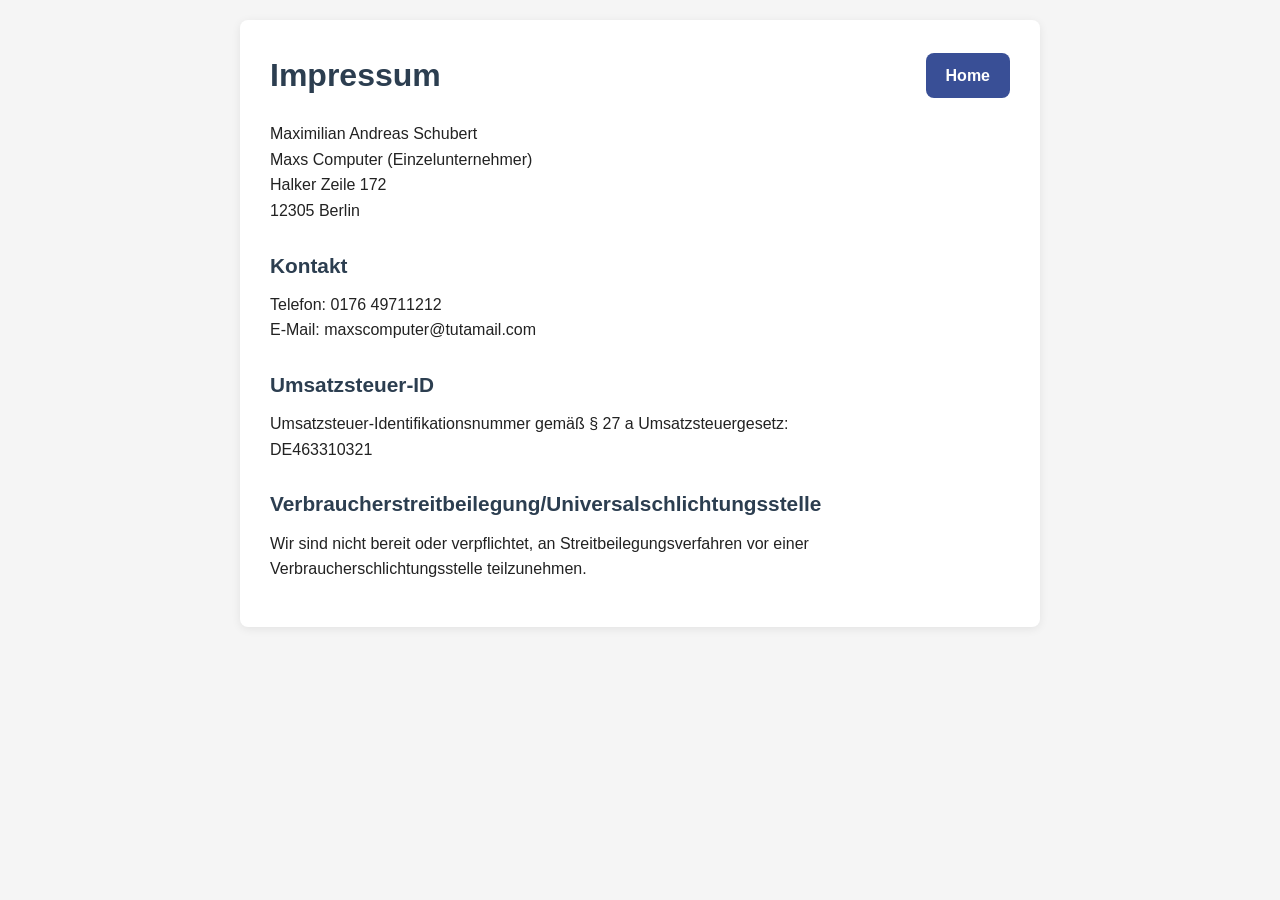
<file: impressum.html>
<!DOCTYPE html>
<html lang="de">
<head>
  <meta charset="UTF-8" />
  <meta name="viewport" content="width=device-width, initial-scale=1.0" />
  <title>Impressum</title>
  <link rel="stylesheet" href="impressum.css" />
</head>
<body>
  <div class="container">
    <header class="page-header">
      <h1>Impressum</h1>
      <a href="index.html" class="home-button">Home</a>
    </header>

    <main>
<p>Maximilian Andreas Schubert<br />
Maxs Computer (Einzelunternehmer)<br />
Halker Zeile 172<br />
12305 Berlin</p>

<h2>Kontakt</h2>
<p>Telefon: 0176 49711212<br />
E-Mail: maxscomputer@tutamail.com</p>

<h2>Umsatzsteuer-ID</h2>
<p>Umsatzsteuer-Identifikationsnummer gem&auml;&szlig; &sect; 27 a Umsatzsteuergesetz:<br />
DE463310321</p>

<h2>Verbraucher&shy;streit&shy;beilegung/Universal&shy;schlichtungs&shy;stelle</h2>
<p>Wir sind nicht bereit oder verpflichtet, an Streitbeilegungsverfahren vor einer Verbraucherschlichtungsstelle teilzunehmen.</p>
    </main>
</body>
</html>
</file>
<file: style.css>
:root {
  --clr-bg: #0b0e14;
  --clr-surface: #12161f;
  --clr-surface-2: #1a1f2e;
  --clr-border: #252b3a;
  --clr-text: #e2e6ef;
  --clr-muted: #8b93a7;
  --clr-accent: #3b82f6;
  --clr-accent-hover: #2563eb;
  --clr-whatsapp: #25d366;
  --clr-whatsapp-hover: #1eb857;
  --clr-star: #facc15;
  --radius: 12px;
  --shadow: 0 4px 24px rgba(0,0,0,.35);
  --transition: .25s ease;
  --font: 'Segoe UI', system-ui, -apple-system, sans-serif;
  --gradient: linear-gradient(135deg, #3b82f6, #8b5cf6);
}

*, *::before, *::after {
  box-sizing: border-box;
  margin: 0;
  padding: 0;
}

html {
  scroll-behavior: smooth;
}

body {
  font-family: var(--font);
  background: var(--clr-bg);
  color: var(--clr-text);
  line-height: 1.65;
  -webkit-font-smoothing: antialiased;
}

.container {
  max-width: 1120px;
  margin: 0 auto;
  padding: 0 24px;
}

.section {
  padding: 80px 0;
}

.section-alt {
  background: var(--clr-surface);
}

.section-title {
  font-size: clamp(1.6rem, 4vw, 2.2rem);
  font-weight: 700;
  text-align: center;
  margin-bottom: 12px;
}

.section-sub {
  text-align: center;
  color: var(--clr-muted);
  max-width: 560px;
  margin: 0 auto 48px;
  font-size: 1.05rem;
}

.logo img {
  width: 34px;
  height: 34px;
  max-width: 34px;
  max-height: 34px;
  object-fit: contain;
  flex-shrink: 0;
  border-radius: 6px;
  display: block;
}

.logo .logo-icon {
  width: 34px;
  height: 34px;
  border-radius: 9px;
  display: grid;
  place-items: center;
  color: #0b1020;
  font-size: 1rem;
} 

.header {
  position: sticky;
  top: 0;
  z-index: 100;
  background: rgba(11,14,20,.92);
  backdrop-filter: blur(12px);
  border-bottom: 1px solid var(--clr-border);
}

.header-inner {
  display: flex;
  align-items: center;
  justify-content: space-between;
  height: 64px;
}

.logo {
  display: flex;
  align-items: center;
  gap: 10px;
  font-size: 1.1rem;
  color: var(--clr-text);
  text-decoration: none;
  font-weight: 500;
}

.logo svg {
  color: var(--clr-accent);
  flex-shrink: 0;
}

.logo strong {
  color: var(--clr-accent);
}

.nav {
  display: flex;
  align-items: center;
  gap: 28px;
}

.nav-link {
  color: var(--clr-muted);
  text-decoration: none;
  font-size: .92rem;
  transition: color var(--transition);
}

.nav-link:hover {
  color: var(--clr-text);
}

.btn {
  display: inline-flex;
  align-items: center;
  gap: 8px;
  padding: 10px 22px;
  border-radius: var(--radius);
  font-size: .92rem;
  font-weight: 600;
  text-decoration: none;
  border: none;
  cursor: pointer;
  transition: all var(--transition);
}

.btn-primary {
  background: var(--clr-accent);
  color: #fff;
}

.btn-primary:hover {
  background: var(--clr-accent-hover);
  transform: translateY(-1px);
  box-shadow: 0 6px 20px rgba(59,130,246,.35);
}

.btn-whatsapp {
  background: var(--clr-whatsapp);
  color: #fff;
}

.btn-whatsapp:hover {
  background: var(--clr-whatsapp-hover);
}

.btn-ghost {
  background: transparent;
  color: var(--clr-text);
  border: 1px solid var(--clr-border);
}

.btn-ghost:hover {
  border-color: var(--clr-accent);
  color: var(--clr-accent);
}

.btn-lg {
  padding: 14px 32px;
  font-size: 1rem;
}

.btn-full {
  width: 100%;
  justify-content: center;
}

.hamburger {
  display: none;
  flex-direction: column;
  gap: 5px;
  background: none;
  border: none;
  cursor: pointer;
  padding: 4px;
}

.hamburger span {
  width: 24px;
  height: 2px;
  background: var(--clr-text);
  border-radius: 2px;
  transition: var(--transition);
}

.hamburger.active span:nth-child(1) {
  transform: rotate(45deg) translate(5px, 5px);
}

.hamburger.active span:nth-child(2) {
  opacity: 0;
}

.hamburger.active span:nth-child(3) {
  transform: rotate(-45deg) translate(5px, -5px);
}

.hero {
  padding: 100px 0 80px;
  text-align: center;
  background:
    radial-gradient(ellipse at 50% 0%, rgba(59,130,246,.08) 0%, transparent 60%),
    var(--clr-bg);
}

.badge {
  display: inline-block;
  padding: 6px 16px;
  border-radius: 999px;
  background: var(--clr-surface-2);
  border: 1px solid var(--clr-border);
  font-size: .85rem;
  color: var(--clr-muted);
  margin-bottom: 24px;
}

.hero h1 {
  font-size: clamp(2rem, 6vw, 3.4rem);
  font-weight: 800;
  line-height: 1.15;
  margin-bottom: 20px;
  letter-spacing: -.02em;
}

.highlight {
  color: var(--clr-accent);
}

.hero-sub {
  max-width: 620px;
  margin: 0 auto 36px;
  font-size: 1.1rem;
  color: var(--clr-muted);
}

.hero-actions {
  display: flex;
  gap: 16px;
  justify-content: center;
  flex-wrap: wrap;
  margin-bottom: 28px;
}

.hero-reviews {
  font-size: .9rem;
  color: var(--clr-muted);
}

.hero-reviews a {
  color: var(--clr-accent);
  text-decoration: none;
  margin-left: 4px;
}

.hero-reviews a:hover {
  text-decoration: underline;
}

.stars {
  color: var(--clr-star);
  letter-spacing: 2px;
  margin-right: 6px;
}

.cards {
  display: grid;
  grid-template-columns: repeat(2, minmax(0, 1fr));
  gap: 24px;
}

.card {
  background: var(--clr-surface);
  border: 1px solid var(--clr-border);
  border-radius: var(--radius);
  padding: 32px 28px;
  transition: all var(--transition);
}

.card:hover {
  border-color: var(--clr-accent);
  transform: translateY(-4px);
  box-shadow: var(--shadow);
}

.card-icon {
  font-size: 2rem;
  margin-bottom: 16px;
}

.card h3 {
  font-size: 1.15rem;
  margin-bottom: 12px;
}

.card p {
  color: var(--clr-muted);
  font-size: .92rem;
  margin-bottom: 16px;
}

.card-list {
  list-style: none;
  padding: 0;
}

.card-list li {
  font-size: .88rem;
  color: var(--clr-muted);
  padding: 4px 0;
  padding-left: 20px;
  position: relative;
}

.card-list li::before {
  content: "✓";
  position: absolute;
  left: 0;
  color: var(--clr-accent);
  font-weight: 700;
}

.price-grid {
  display: grid;
  grid-template-columns: repeat(3, minmax(0, 1fr));
  gap: 20px;
  margin-bottom: 20px;
}

.price-card {
  background: var(--clr-bg);
  border: 1px solid var(--clr-border);
  border-radius: var(--radius);
  padding: 28px 24px;
  text-align: center;
  transition: all var(--transition);
}

.price-card:hover {
  border-color: var(--clr-accent);
}

.price-featured {
  border-color: var(--clr-accent);
  background: linear-gradient(135deg, rgba(59,130,246,.06), var(--clr-bg));
}

.price-tag {
  display: block;
  font-size: .8rem;
  color: var(--clr-muted);
  text-transform: uppercase;
  letter-spacing: 1px;
}

.price-amount {
  display: block;
  font-size: 2rem;
  font-weight: 800;
  color: var(--clr-accent);
  margin: 6px 0 12px;
}

.price-card h4 {
  font-size: 1rem;
  margin-bottom: 8px;
}

.price-card p {
  font-size: .85rem;
  color: var(--clr-muted);
}

.price-note {
  text-align: center;
  font-size: .82rem;
  color: var(--clr-muted);
}

.steps {
  display: grid;
  grid-template-columns: 1fr;
  gap: 40px;
  max-width: 720px;
  margin: 0 auto;
}

.step {
  text-align: center;
  padding: 0 12px;
}

.step-num {
  display: inline-flex;
  align-items: center;
  justify-content: center;
  width: 44px;
  height: 44px;
  border-radius: 50%;
  background: var(--clr-accent);
  color: #fff;
  font-weight: 800;
  font-size: 1.1rem;
  margin-bottom: 16px;
}

.step h4 {
  font-size: 1rem;
  margin-bottom: 8px;
}

.step p {
  font-size: .88rem;
  color: var(--clr-muted);
}

.contact-grid {
  display: grid;
  grid-template-areas: "info form";
  grid-template-columns: minmax(0, 1fr) minmax(0, 1.1fr);
  gap: 2.5rem;
  align-items: start;
}

.contact-info {
  grid-area: info;
  min-width: 0;
}

.contact-item {
  display: flex;
  align-items: flex-start;
  gap: 14px;
}

.contact-icon {
  font-size: 1.4rem;
  flex-shrink: 0;
}

.contact-item strong {
  display: block;
  font-size: .85rem;
  color: var(--clr-muted);
  margin-bottom: 2px;
}

.contact-item a,
.contact-item span {
  color: var(--clr-text);
  text-decoration: none;
  font-size: .95rem;
}

.contact-item a:hover {
  color: var(--clr-accent);
}

.contact-form {
  display: flex;
  flex-direction: column;
  gap: 18px;
  background: var(--clr-bg);
  border: 1px solid var(--clr-border);
  border-radius: var(--radius);
  padding: 32px;
  min-width: 0;  
  width: 100%;
  max-width: 100%;
  overflow: hidden; 
}

.form-row {
  display: grid;
  grid-template-columns: minmax(0, 1fr) minmax(0, 1fr);
  gap: 18px;
}

.form-row > .form-group {
  min-width: 0;
}

.form-group {
  display: flex;
  flex-direction: column;
  gap: 6px;
}

.form-group label {
  font-size: .85rem;
  font-weight: 600;
  color: var(--clr-muted);
}

.form-group input,
.form-group select,
.form-group textarea {
  background: var(--clr-surface);
  border: 1px solid var(--clr-border);
  border-radius: 8px;
  padding: 10px 14px;
  font-size: .95rem;
  color: var(--clr-text);
  font-family: inherit;
  outline: none;
  transition: border-color var(--transition);
  width: 100%;
  min-width: 0;
  max-width: 100%;
}

.form-group input:focus,
.form-group select:focus,
.form-group textarea:focus {
  border-color: var(--clr-accent);
}

.footer {
  text-align: center;
}

.footer-text {
  margin: 0 auto;
}

.footer-inner {
  display: grid;
  grid-template-columns: 1.3fr 1fr 1fr;
  gap: 32px;
  align-items: start;
  text-align: left;
}

.footer-heading {
  margin-bottom: 10px;
  font-size: .95rem;
  font-weight: 600;
}

.footer-link {
  display: block;
  margin: 6px 0;
  color: var(--clr-muted);
  text-decoration: none;
  font-size: .9rem;    
}

.site-footer,
.footer {
  margin-top: 5rem;
  padding: 5rem 0 3rem;
}

.footer-bottom {
  margin-top: 3.5rem;
  padding-top: 1.5rem;
  border-top: 1px solid var(--clr-border);
}

@media (max-width: 900px) {
  .hero { padding: 64px 0 56px; }
  .hero h1 { font-size: clamp(1.8rem, 7vw, 2.4rem); }
  .hero-sub { font-size: 1rem; }
  .hero-actions { flex-direction: column; align-items: center; }
  .btn-lg { width: 100%; justify-content: center; }
  .hamburger { display: flex; }
  .nav {
    position: fixed;
    top: 64px;
    left: 0;
    right: 0;
    background: var(--clr-bg);
    border-bottom: 1px solid var(--clr-border);
    flex-direction: column;
    align-items: stretch;
    padding: 16px 24px 24px;
    gap: 12px;
    transform: translateY(-12px);
    opacity: 0;
    visibility: hidden;
    transition: all .25s ease;
  }
  .nav.open { transform: translateY(0); opacity: 1; visibility: visible; }
  .nav a:not(.btn) { padding: 10px 0; font-size: 1rem; text-align: center; }
  .nav .btn { justify-content: center; width: 100%; }
  .cards {
    grid-template-columns: 1fr;
  }
  .price-grid {
    grid-template-columns: 1fr;
  }
  .steps {
    grid-template-columns: 1fr;
    gap: 28px;
  }
  .contact-grid {
    grid-template-columns: 1fr;
    grid-template-areas: "info" "form";
  }
  .contact-form { padding: 24px; }
  .card { padding: 24px 20px; }
  .price-card { padding: 24px 18px; }
}

@media (max-width: 600px) {
  footer,
  .site-footer,
  .footer {
    margin-top: 6rem;
    padding: 4.5rem 0 3.5rem;
  }

  .footer-bottom {
    margin-top: 2.75rem;
  }
}

@media (max-width: 480px) {
  .form-row {
    grid-template-columns: 1fr;
  }
  .contact-form {
    padding: 20px;
  }
}
</file>
<file: datenschutzerklärung.css>
:root {

  --bg: #0b0f14;
  --bg-alt: #10161d;
  --surface: #151d26;
  --surface-hover: #1b2530;
  --border: rgba(255, 255, 255, 0.08);
  --text: #e8eef4;
--text-dim: #b7c0c7;
  --accent: #22d3ee;          
  --accent-2: #818cf8;        
  --success: #34d399;
  --warning: #fbbf24;
  --danger: #f87171;
  --gradient: linear-gradient(135deg, var(--accent), var(--accent-2));

  --header-h: 72px;
  --radius: 14px;
  --radius-sm: 8px;
  --shadow: 0 12px 32px rgba(0, 0, 0, 0.35);
  --container: 1160px;

  --font: "Inter", "Segoe UI", system-ui, -apple-system, sans-serif;
}

* {
  margin: 0;
  padding: 0;
  box-sizing: border-box;
}

body {
  font-family: Arial, Helvetica, sans-serif;
  line-height: 1.6;
  color: #222;
  background-color: #f5f5f5;
  padding: 20px;
}

.container {
  max-width: 800px;
  margin: 0 auto;
  background-color: #ffffff;
  padding: 30px;
  border-radius: 8px;
  box-shadow: 0 2px 10px rgba(0, 0, 0, 0.08);
}

h1 {
  margin-bottom: 20px;
  font-size: 2rem;
  color: #2c3e50;
}

h2 {
  margin-top: 25px;
  margin-bottom: 10px;
  font-size: 1.3rem;
  color: #2c3e50;
}

p {
  margin-bottom: 15px;
}

a {
  color: #2980b9;
  text-decoration: none;
}

a:hover {
  text-decoration: underline;
}

.page-header {
  display: flex;
  align-items: center;
  justify-content: space-between;
  flex-wrap: wrap;
  gap: 12px;
  margin-bottom: 20px;
}

.page-header h1 {
  margin-bottom: 0;
  flex: 1;
}

.home-button {
  padding: 10px 20px;
  background: #394f96;
  color: #fffffe;
  text-decoration: none;
  border-radius: 8px;
  font-weight: 700;
  white-space: nowrap;
  flex-shrink: 0;
}

.home-button:hover {
  background: #0b0f14;
  color: #ffffff;
  text-decoration: none;
}
</file>
<file: impressum.css>
:root {

  --bg: #0b0f14;
  --bg-alt: #10161d;
  --surface: #151d26;
  --surface-hover: #1b2530;
  --border: rgba(255, 255, 255, 0.08);
  --text: #e8eef4;
--text-dim: #b7c0c7;
  --accent: #22d3ee;          
  --accent-2: #818cf8;        
  --success: #34d399;
  --warning: #fbbf24;
  --danger: #f87171;
  --gradient: linear-gradient(135deg, var(--accent), var(--accent-2));

  --header-h: 72px;
  --radius: 14px;
  --radius-sm: 8px;
  --shadow: 0 12px 32px rgba(0, 0, 0, 0.35);
  --container: 1160px;

  --font: "Inter", "Segoe UI", system-ui, -apple-system, sans-serif;
}

* {
  margin: 0;
  padding: 0;
  box-sizing: border-box;
}

body {
  font-family: Arial, Helvetica, sans-serif;
  line-height: 1.6;
  color: #222;
  background-color: #f5f5f5;
  padding: 20px;
}

.container {
  max-width: 800px;
  margin: 0 auto;
  background-color: #ffffff;
  padding: 30px;
  border-radius: 8px;
  box-shadow: 0 2px 10px rgba(0, 0, 0, 0.08);
}

h1 {
  margin-bottom: 20px;
  font-size: 2rem;
  color: #2c3e50;
}

h2 {
  margin-top: 25px;
  margin-bottom: 10px;
  font-size: 1.3rem;
  color: #2c3e50;
}

p {
  margin-bottom: 15px;
}

a {
  color: #2980b9;
  text-decoration: none;
}

a:hover {
  text-decoration: underline;
}

.page-header {
  display: flex;
  align-items: center;
  justify-content: space-between;
  flex-wrap: wrap;
  gap: 12px;
  margin-bottom: 20px;
}

.page-header h1 {
  margin-bottom: 0;
  flex: 1;
}

.home-button {
  padding: 10px 20px;
  background: #394f96;
  color: #fffffe;
  text-decoration: none;
  border-radius: 8px;
  font-weight: 700;
  white-space: nowrap;
  flex-shrink: 0;
}

.home-button:hover {
  background: #0b0f14;
  color: #ffffff;
  text-decoration: none;
}
</file>
